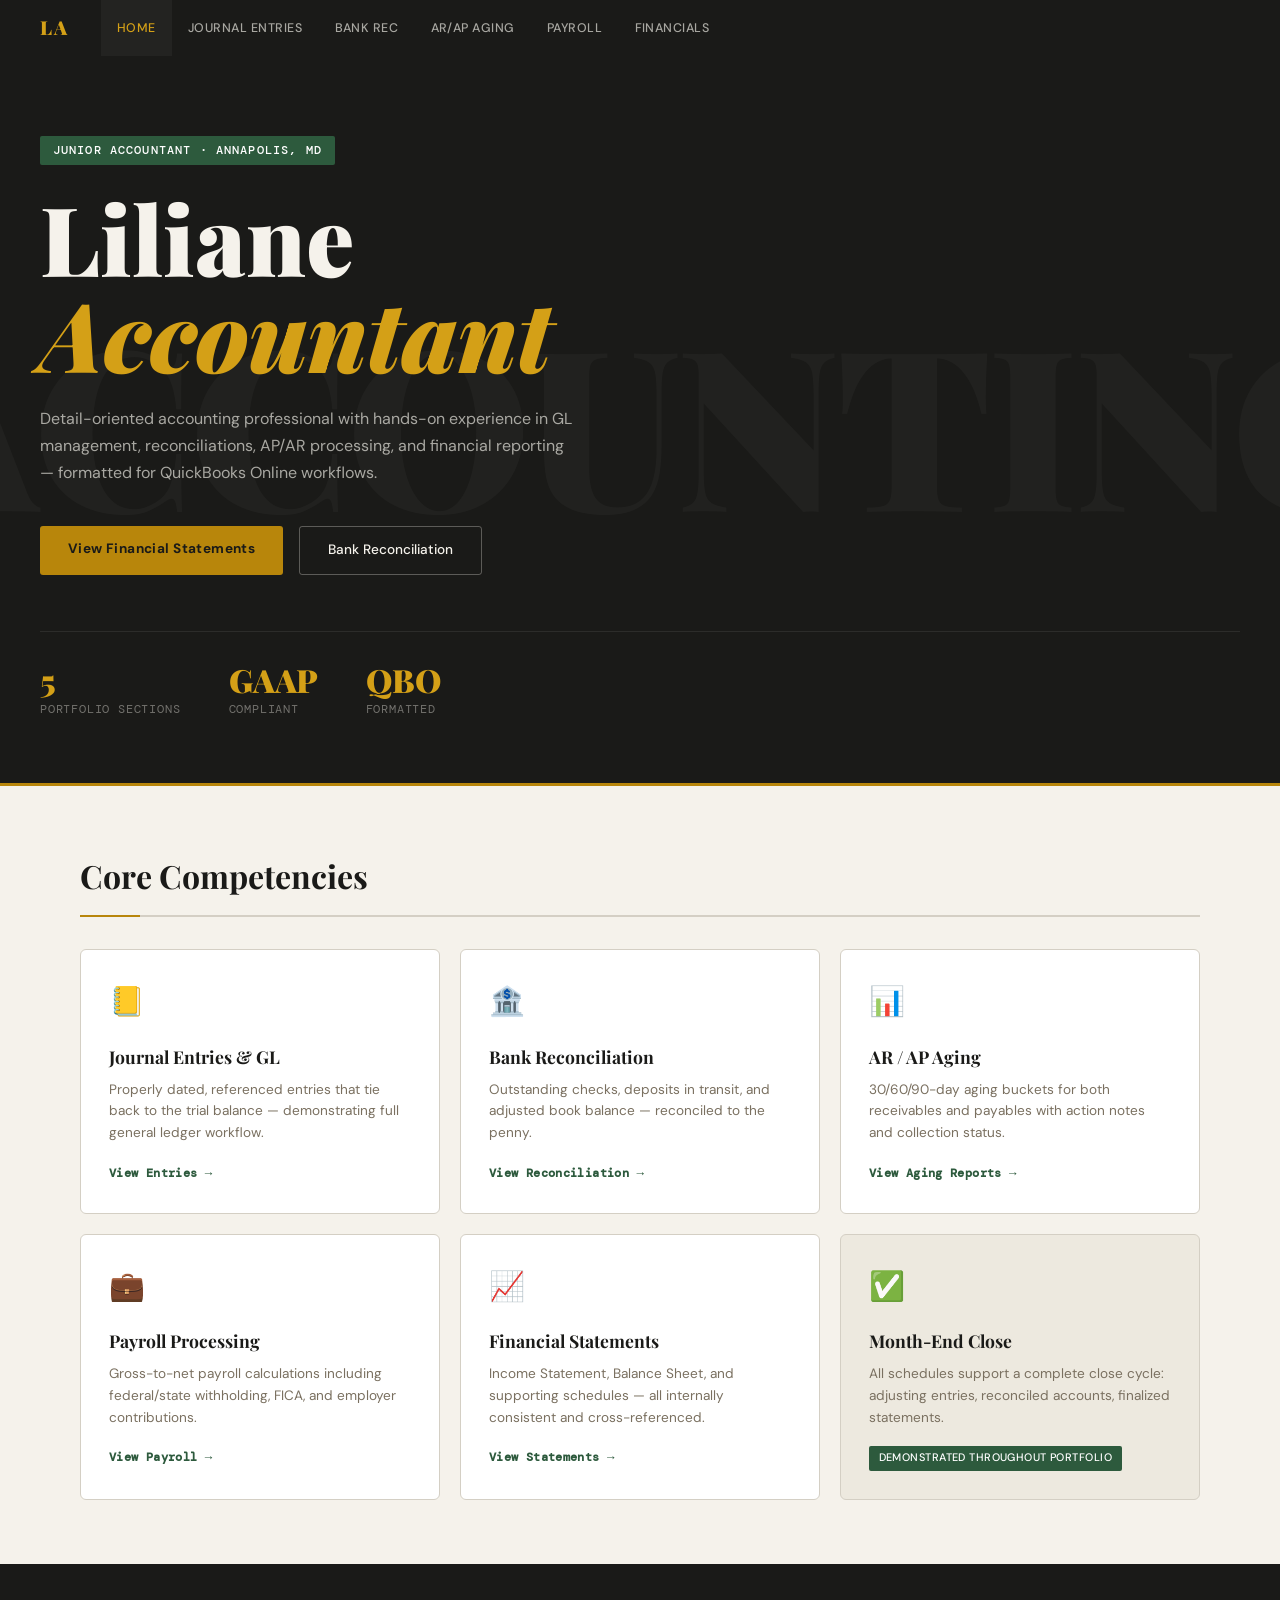
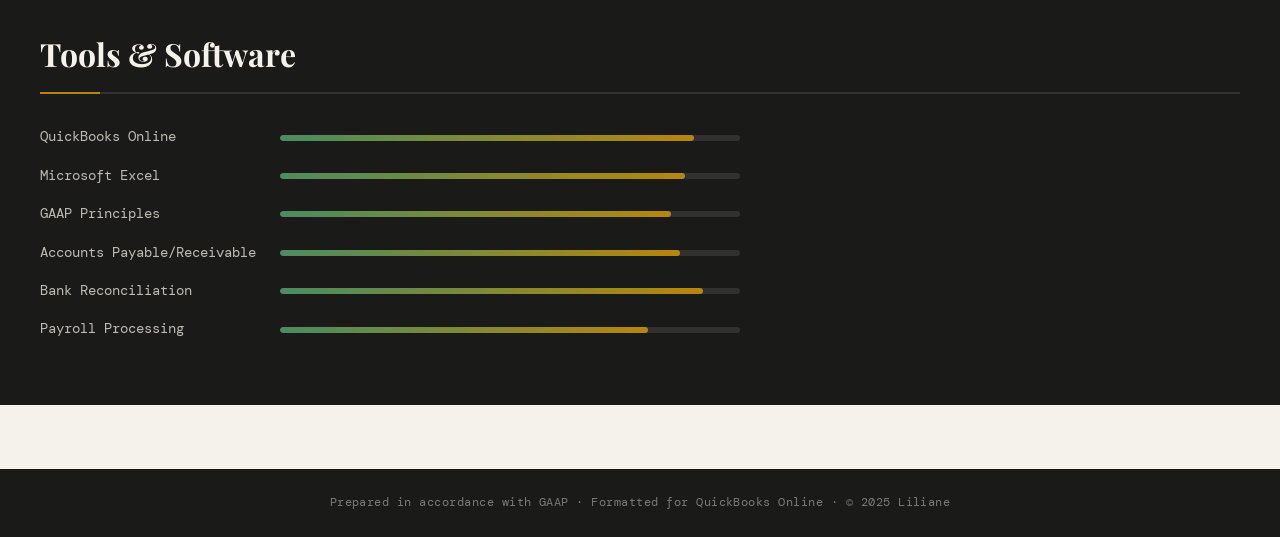
<file: index.html>
<!DOCTYPE html>
<html lang="en">
<head>
  <meta charset="UTF-8" />
  <meta name="viewport" content="width=device-width, initial-scale=1.0"/>
  <title>Liliane — Junior Accountant Portfolio</title>
  <link rel="stylesheet" href="css/global.css"/>
  <link rel="stylesheet" href="css/home.css"/>
  <link rel="preconnect" href="https://fonts.googleapis.com">
  <link href="https://fonts.googleapis.com/css2?family=Playfair+Display:wght@400;700;900&family=DM+Mono:wght@300;400;500&family=DM+Sans:wght@300;400;500&display=swap" rel="stylesheet">
</head>
<body>
  <nav class="nav">
    <div class="nav-logo">LA</div>
    <ul class="nav-links">
      <li><a href="index.html" class="active">Home</a></li>
      <li><a href="pages/journal-entries.html">Journal Entries</a></li>
      <li><a href="pages/bank-reconciliation.html">Bank Rec</a></li>
      <li><a href="pages/ar-ap-aging.html">AR/AP Aging</a></li>
      <li><a href="pages/payroll.html">Payroll</a></li>
      <li><a href="pages/financial-statements.html">Financials</a></li>
    </ul>
    <button class="nav-toggle" onclick="toggleNav()">☰</button>
  </nav>

  <header class="hero">
    <div class="hero-bg-text">ACCOUNTING</div>
    <div class="hero-content">
      <span class="hero-tag">Junior Accountant · Annapolis, MD</span>
      <h1 class="hero-name">Liliane<br/><em>Accountant</em></h1>
      <p class="hero-sub">Detail-oriented accounting professional with hands-on experience in GL management, reconciliations, AP/AR processing, and financial reporting — formatted for QuickBooks Online workflows.</p>
      <div class="hero-cta">
        <a href="pages/financial-statements.html" class="btn-primary">View Financial Statements</a>
        <a href="pages/bank-reconciliation.html" class="btn-outline">Bank Reconciliation</a>
      </div>
    </div>
    <div class="hero-stats">
      <div class="stat"><span class="stat-num">5</span><span class="stat-label">Portfolio Sections</span></div>
      <div class="stat"><span class="stat-num">GAAP</span><span class="stat-label">Compliant</span></div>
      <div class="stat"><span class="stat-num">QBO</span><span class="stat-label">Formatted</span></div>
    </div>
  </header>

  <section class="skills-section">
    <h2 class="section-title">Core Competencies</h2>
    <div class="skills-grid">
      <div class="skill-card" onclick="location.href='pages/journal-entries.html'">
        <div class="skill-icon">📒</div>
        <h3>Journal Entries & GL</h3>
        <p>Properly dated, referenced entries that tie back to the trial balance — demonstrating full general ledger workflow.</p>
        <span class="skill-link">View Entries →</span>
      </div>
      <div class="skill-card" onclick="location.href='pages/bank-reconciliation.html'">
        <div class="skill-icon">🏦</div>
        <h3>Bank Reconciliation</h3>
        <p>Outstanding checks, deposits in transit, and adjusted book balance — reconciled to the penny.</p>
        <span class="skill-link">View Reconciliation →</span>
      </div>
      <div class="skill-card" onclick="location.href='pages/ar-ap-aging.html'">
        <div class="skill-icon">📊</div>
        <h3>AR / AP Aging</h3>
        <p>30/60/90-day aging buckets for both receivables and payables with action notes and collection status.</p>
        <span class="skill-link">View Aging Reports →</span>
      </div>
      <div class="skill-card" onclick="location.href='pages/payroll.html'">
        <div class="skill-icon">💼</div>
        <h3>Payroll Processing</h3>
        <p>Gross-to-net payroll calculations including federal/state withholding, FICA, and employer contributions.</p>
        <span class="skill-link">View Payroll →</span>
      </div>
      <div class="skill-card" onclick="location.href='pages/financial-statements.html'">
        <div class="skill-icon">📈</div>
        <h3>Financial Statements</h3>
        <p>Income Statement, Balance Sheet, and supporting schedules — all internally consistent and cross-referenced.</p>
        <span class="skill-link">View Statements →</span>
      </div>
      <div class="skill-card highlight-card">
        <div class="skill-icon">✅</div>
        <h3>Month-End Close</h3>
        <p>All schedules support a complete close cycle: adjusting entries, reconciled accounts, finalized statements.</p>
        <span class="skill-tag">Demonstrated throughout portfolio</span>
      </div>
    </div>
  </section>

  <section class="tools-section">
    <h2 class="section-title">Tools & Software</h2>
    <div class="tools-row">
      <div class="tool"><span>QuickBooks Online</span><div class="tool-bar"><div class="tool-fill" style="width:90%"></div></div></div>
      <div class="tool"><span>Microsoft Excel</span><div class="tool-bar"><div class="tool-fill" style="width:88%"></div></div></div>
      <div class="tool"><span>GAAP Principles</span><div class="tool-bar"><div class="tool-fill" style="width:85%"></div></div></div>
      <div class="tool"><span>Accounts Payable/Receivable</span><div class="tool-bar"><div class="tool-fill" style="width:87%"></div></div></div>
      <div class="tool"><span>Bank Reconciliation</span><div class="tool-bar"><div class="tool-fill" style="width:92%"></div></div></div>
      <div class="tool"><span>Payroll Processing</span><div class="tool-bar"><div class="tool-fill" style="width:80%"></div></div></div>
    </div>
  </section>

  <footer class="footer">
    <p>Prepared in accordance with GAAP · Formatted for QuickBooks Online · © 2025 Liliane</p>
  </footer>

  <script src="js/nav.js"></script>
</body>
</html>
</file>
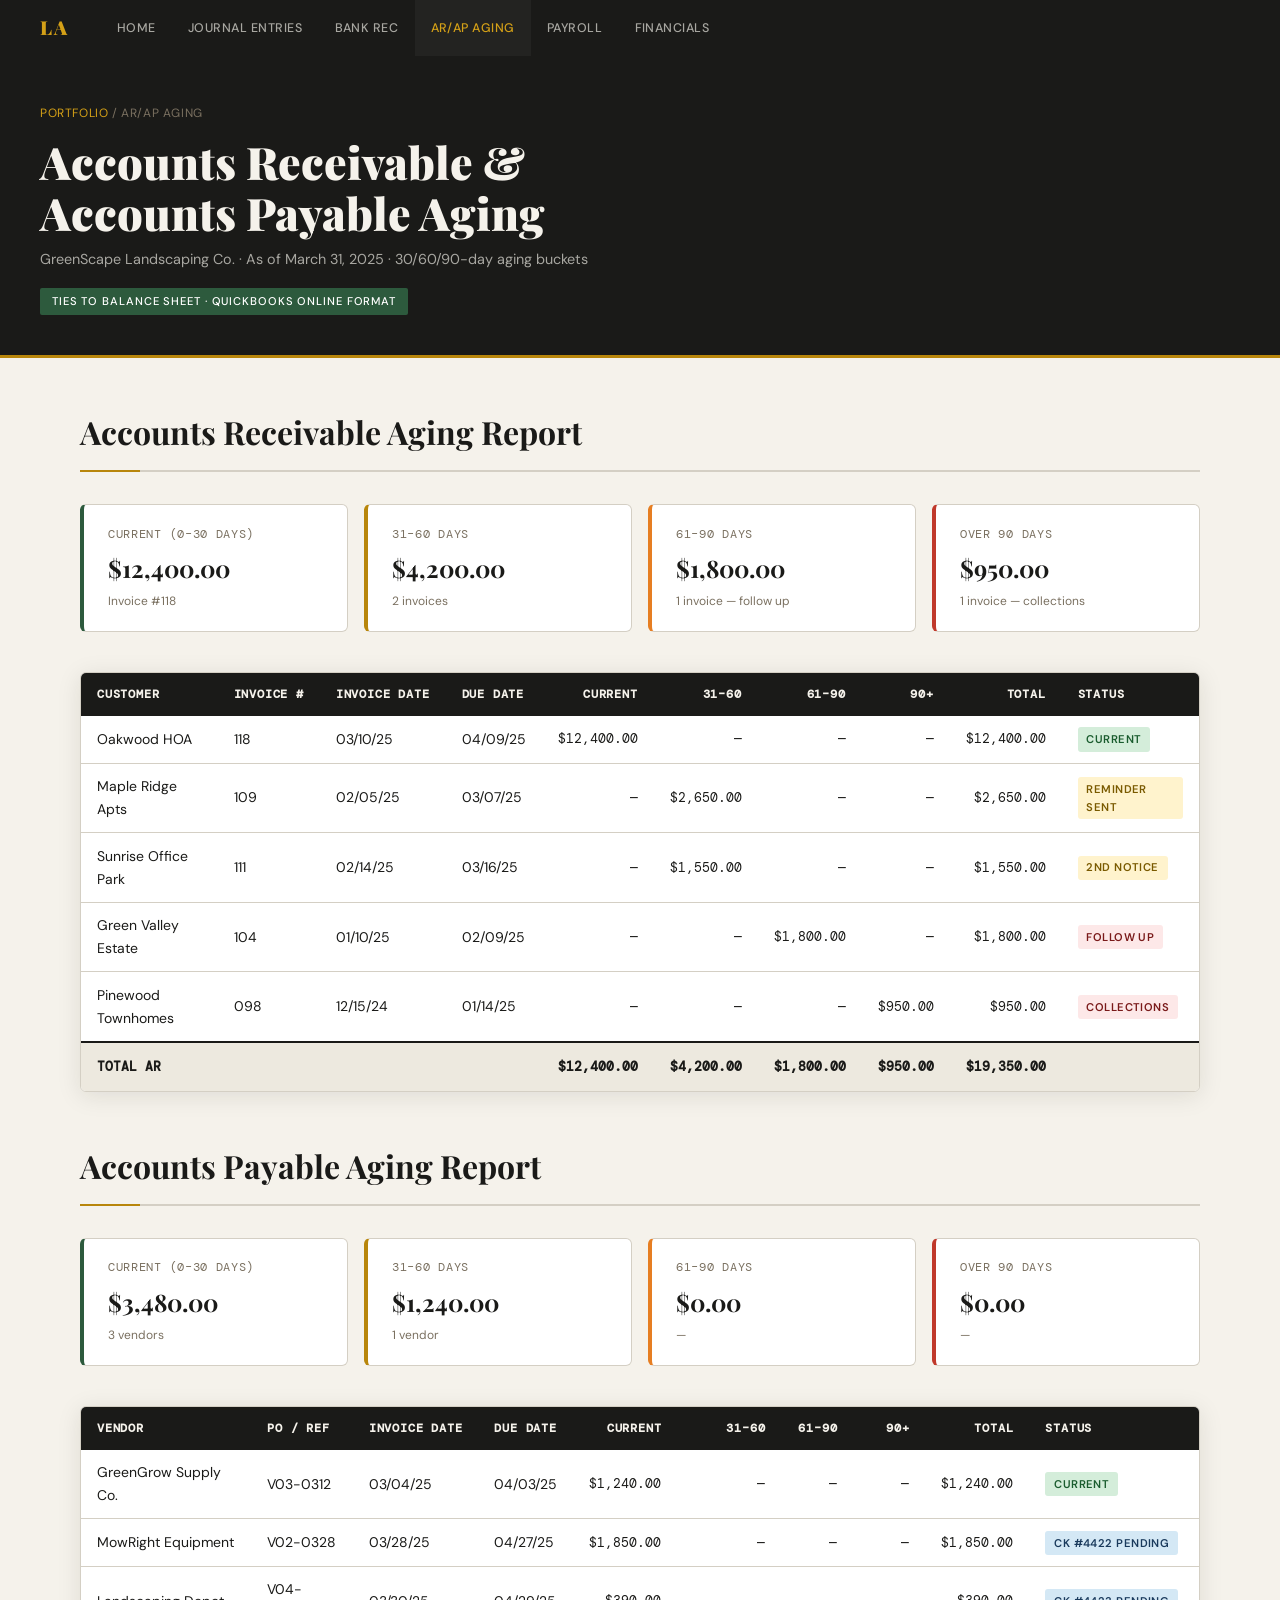
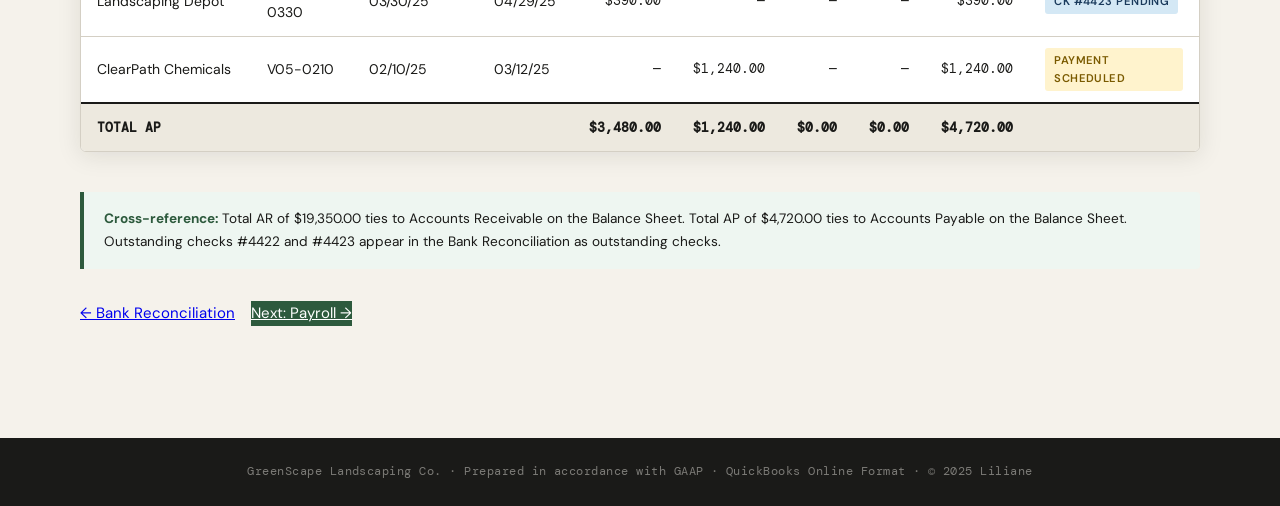
<file: pages/ar-ap-aging.html>
<!DOCTYPE html>
<html lang="en">
<head>
  <meta charset="UTF-8"/>
  <meta name="viewport" content="width=device-width, initial-scale=1.0"/>
  <title>AR/AP Aging — Liliane Accountant Portfolio</title>
  <link rel="stylesheet" href="../css/global.css"/>
  <link rel="preconnect" href="https://fonts.googleapis.com">
  <link href="https://fonts.googleapis.com/css2?family=Playfair+Display:wght@400;700;900&family=DM+Mono:wght@300;400;500&family=DM+Sans:wght@300;400;500&display=swap" rel="stylesheet">
</head>
<body>
  <nav class="nav">
    <div class="nav-logo">LA</div>
    <ul class="nav-links">
      <li><a href="../index.html">Home</a></li>
      <li><a href="journal-entries.html">Journal Entries</a></li>
      <li><a href="bank-reconciliation.html">Bank Rec</a></li>
      <li><a href="ar-ap-aging.html" class="active">AR/AP Aging</a></li>
      <li><a href="payroll.html">Payroll</a></li>
      <li><a href="financial-statements.html">Financials</a></li>
    </ul>
    <button class="nav-toggle" onclick="toggleNav()">☰</button>
  </nav>

  <div class="page-header">
    <div class="breadcrumb"><a href="../index.html">Portfolio</a> / AR/AP Aging</div>
    <h1>Accounts Receivable &<br/>Accounts Payable Aging</h1>
    <p>GreenScape Landscaping Co. · As of March 31, 2025 · 30/60/90-day aging buckets</p>
    <span class="gaap-badge">Ties to Balance Sheet · QuickBooks Online Format</span>
  </div>

  <div class="main-content">

    <!-- AR SECTION -->
    <h2 class="section-title">Accounts Receivable Aging Report</h2>

    <div class="summary-row">
      <div class="summary-box green"><div class="label">Current (0–30 days)</div><div class="value">$12,400.00</div><div class="sub">Invoice #118</div></div>
      <div class="summary-box"><div class="label">31–60 Days</div><div class="value">$4,200.00</div><div class="sub">2 invoices</div></div>
      <div class="summary-box" style="border-left-color:#e67e22;"><div class="label">61–90 Days</div><div class="value">$1,800.00</div><div class="sub">1 invoice — follow up</div></div>
      <div class="summary-box red"><div class="label">Over 90 Days</div><div class="value">$950.00</div><div class="sub">1 invoice — collections</div></div>
    </div>

    <div class="table-wrap">
      <table>
        <thead>
          <tr>
            <th>Customer</th>
            <th>Invoice #</th>
            <th>Invoice Date</th>
            <th>Due Date</th>
            <th class="num">Current</th>
            <th class="num">31–60</th>
            <th class="num">61–90</th>
            <th class="num">90+</th>
            <th class="num">Total</th>
            <th>Status</th>
          </tr>
        </thead>
        <tbody>
          <tr>
            <td>Oakwood HOA</td><td>118</td><td>03/10/25</td><td>04/09/25</td>
            <td class="num">$12,400.00</td><td class="num">—</td><td class="num">—</td><td class="num">—</td>
            <td class="num">$12,400.00</td><td><span class="badge badge-green">Current</span></td>
          </tr>
          <tr>
            <td>Maple Ridge Apts</td><td>109</td><td>02/05/25</td><td>03/07/25</td>
            <td class="num">—</td><td class="num">$2,650.00</td><td class="num">—</td><td class="num">—</td>
            <td class="num">$2,650.00</td><td><span class="badge badge-yellow">Reminder Sent</span></td>
          </tr>
          <tr>
            <td>Sunrise Office Park</td><td>111</td><td>02/14/25</td><td>03/16/25</td>
            <td class="num">—</td><td class="num">$1,550.00</td><td class="num">—</td><td class="num">—</td>
            <td class="num">$1,550.00</td><td><span class="badge badge-yellow">2nd Notice</span></td>
          </tr>
          <tr>
            <td>Green Valley Estate</td><td>104</td><td>01/10/25</td><td>02/09/25</td>
            <td class="num">—</td><td class="num">—</td><td class="num">$1,800.00</td><td class="num">—</td>
            <td class="num">$1,800.00</td><td><span class="badge badge-red">Follow Up</span></td>
          </tr>
          <tr>
            <td>Pinewood Townhomes</td><td>098</td><td>12/15/24</td><td>01/14/25</td>
            <td class="num">—</td><td class="num">—</td><td class="num">—</td><td class="num">$950.00</td>
            <td class="num">$950.00</td><td><span class="badge badge-red">Collections</span></td>
          </tr>
        </tbody>
        <tfoot>
          <tr>
            <td colspan="4"><strong>TOTAL AR</strong></td>
            <td class="num"><strong>$12,400.00</strong></td>
            <td class="num"><strong>$4,200.00</strong></td>
            <td class="num"><strong>$1,800.00</strong></td>
            <td class="num"><strong>$950.00</strong></td>
            <td class="num"><strong>$19,350.00</strong></td>
            <td></td>
          </tr>
        </tfoot>
      </table>
    </div>

    <!-- AP SECTION -->
    <h2 class="section-title" style="margin-top:3rem;">Accounts Payable Aging Report</h2>

    <div class="summary-row">
      <div class="summary-box green"><div class="label">Current (0–30 days)</div><div class="value">$3,480.00</div><div class="sub">3 vendors</div></div>
      <div class="summary-box"><div class="label">31–60 Days</div><div class="value">$1,240.00</div><div class="sub">1 vendor</div></div>
      <div class="summary-box" style="border-left-color:#e67e22;"><div class="label">61–90 Days</div><div class="value">$0.00</div><div class="sub">—</div></div>
      <div class="summary-box red"><div class="label">Over 90 Days</div><div class="value">$0.00</div><div class="sub">—</div></div>
    </div>

    <div class="table-wrap">
      <table>
        <thead>
          <tr>
            <th>Vendor</th>
            <th>PO / Ref</th>
            <th>Invoice Date</th>
            <th>Due Date</th>
            <th class="num">Current</th>
            <th class="num">31–60</th>
            <th class="num">61–90</th>
            <th class="num">90+</th>
            <th class="num">Total</th>
            <th>Status</th>
          </tr>
        </thead>
        <tbody>
          <tr>
            <td>GreenGrow Supply Co.</td><td>V03-0312</td><td>03/04/25</td><td>04/03/25</td>
            <td class="num">$1,240.00</td><td class="num">—</td><td class="num">—</td><td class="num">—</td>
            <td class="num">$1,240.00</td><td><span class="badge badge-green">Current</span></td>
          </tr>
          <tr>
            <td>MowRight Equipment</td><td>V02-0328</td><td>03/28/25</td><td>04/27/25</td>
            <td class="num">$1,850.00</td><td class="num">—</td><td class="num">—</td><td class="num">—</td>
            <td class="num">$1,850.00</td><td><span class="badge badge-blue">Ck #4422 Pending</span></td>
          </tr>
          <tr>
            <td>Landscaping Depot</td><td>V04-0330</td><td>03/30/25</td><td>04/29/25</td>
            <td class="num">$390.00</td><td class="num">—</td><td class="num">—</td><td class="num">—</td>
            <td class="num">$390.00</td><td><span class="badge badge-blue">Ck #4423 Pending</span></td>
          </tr>
          <tr>
            <td>ClearPath Chemicals</td><td>V05-0210</td><td>02/10/25</td><td>03/12/25</td>
            <td class="num">—</td><td class="num">$1,240.00</td><td class="num">—</td><td class="num">—</td>
            <td class="num">$1,240.00</td><td><span class="badge badge-yellow">Payment Scheduled</span></td>
          </tr>
        </tbody>
        <tfoot>
          <tr>
            <td colspan="4"><strong>TOTAL AP</strong></td>
            <td class="num"><strong>$3,480.00</strong></td>
            <td class="num"><strong>$1,240.00</strong></td>
            <td class="num"><strong>$0.00</strong></td>
            <td class="num"><strong>$0.00</strong></td>
            <td class="num"><strong>$4,720.00</strong></td>
            <td></td>
          </tr>
        </tfoot>
      </table>
    </div>

    <div class="note-box">
      <strong>Cross-reference:</strong> Total AR of $19,350.00 ties to Accounts Receivable on the Balance Sheet. Total AP of $4,720.00 ties to Accounts Payable on the Balance Sheet. Outstanding checks #4422 and #4423 appear in the Bank Reconciliation as outstanding checks.
    </div>

    <div style="display:flex; gap:1rem; flex-wrap:wrap; margin-top:2rem;">
      <a href="bank-reconciliation.html" class="btn-outline" style="display:inline-block;">← Bank Reconciliation</a>
      <a href="payroll.html" class="btn-primary" style="display:inline-block; background:var(--accent); color:#fff;">Next: Payroll →</a>
    </div>
  </div>

  <footer class="footer">
    <p>GreenScape Landscaping Co. · Prepared in accordance with GAAP · QuickBooks Online Format · © 2025 Liliane</p>
  </footer>
  <script src="../js/nav.js"></script>
</body>
</html>
</file>
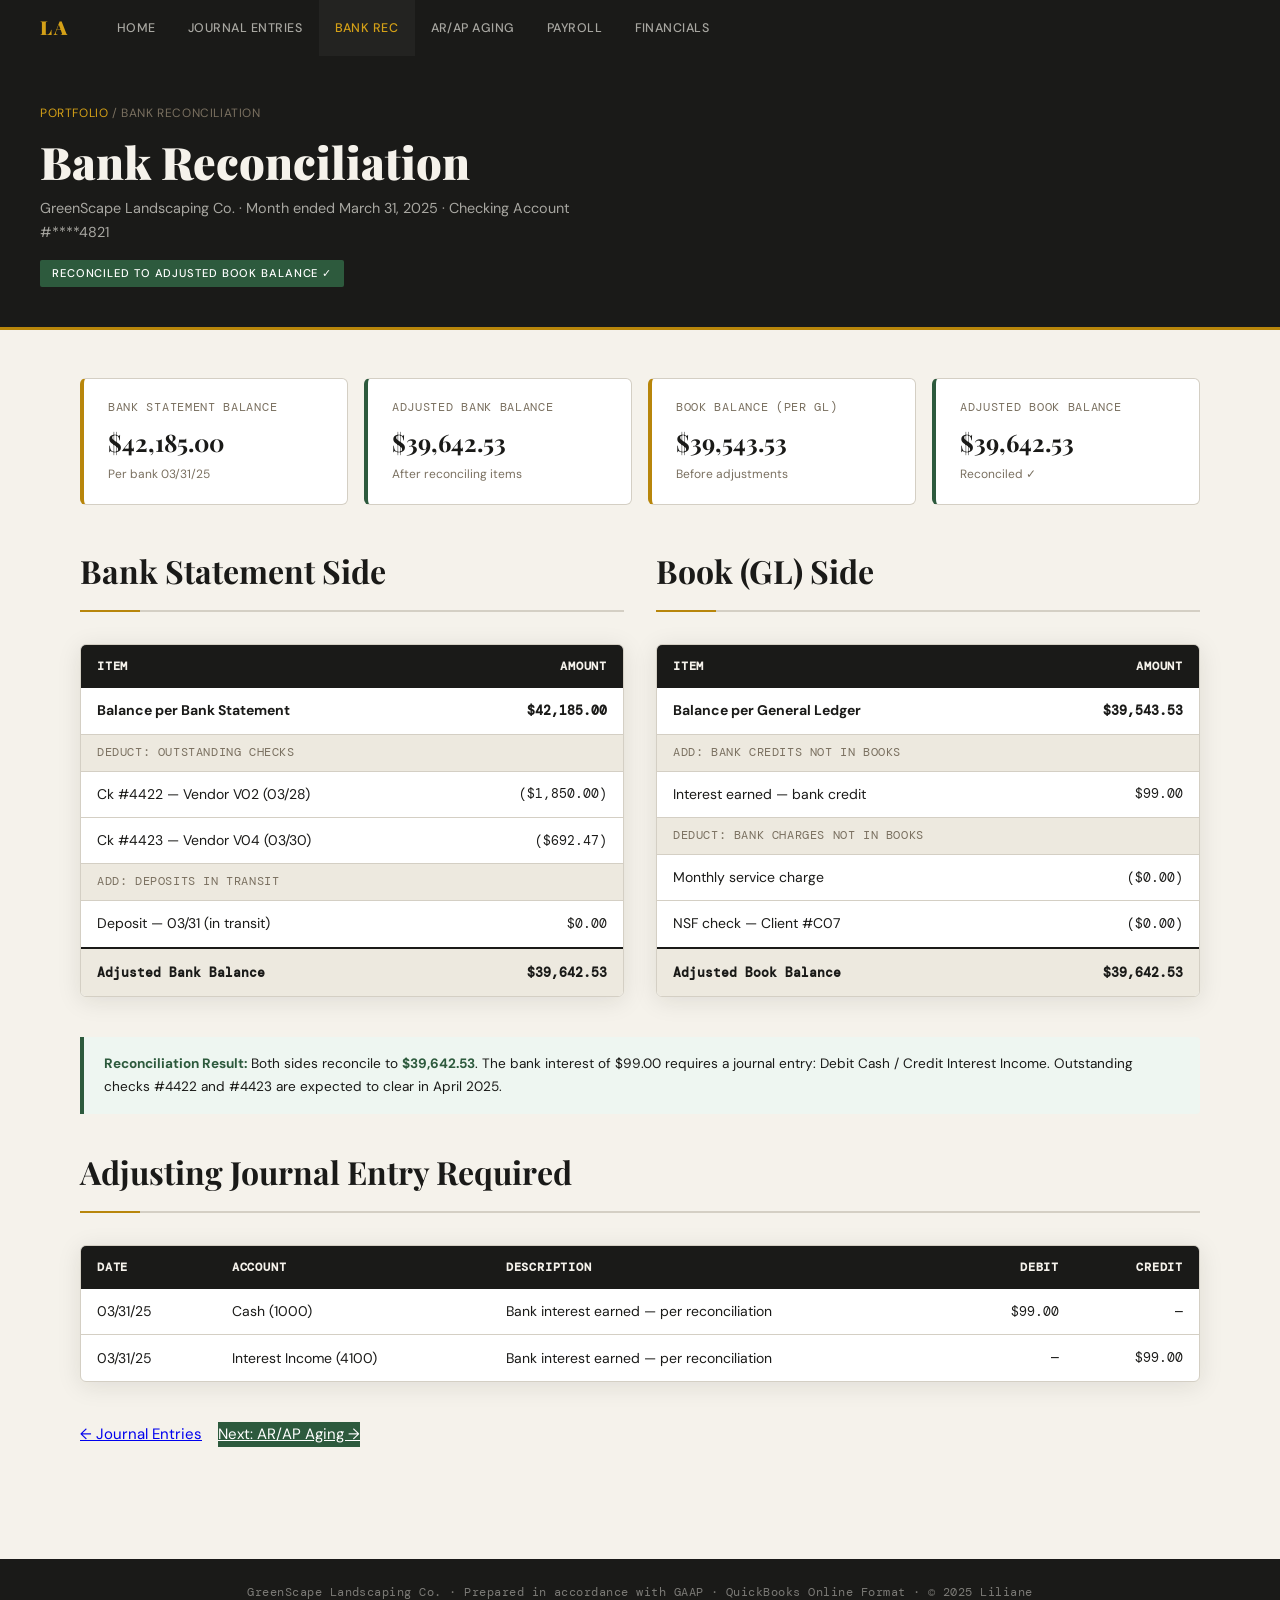
<file: pages/bank-reconciliation.html>
<!DOCTYPE html>
<html lang="en">
<head>
  <meta charset="UTF-8"/>
  <meta name="viewport" content="width=device-width, initial-scale=1.0"/>
  <title>Bank Reconciliation — Liliane Accountant Portfolio</title>
  <link rel="stylesheet" href="../css/global.css"/>
  <link rel="preconnect" href="https://fonts.googleapis.com">
  <link href="https://fonts.googleapis.com/css2?family=Playfair+Display:wght@400;700;900&family=DM+Mono:wght@300;400;500&family=DM+Sans:wght@300;400;500&display=swap" rel="stylesheet">
</head>
<body>
  <nav class="nav">
    <div class="nav-logo">LA</div>
    <ul class="nav-links">
      <li><a href="../index.html">Home</a></li>
      <li><a href="journal-entries.html">Journal Entries</a></li>
      <li><a href="bank-reconciliation.html" class="active">Bank Rec</a></li>
      <li><a href="ar-ap-aging.html">AR/AP Aging</a></li>
      <li><a href="payroll.html">Payroll</a></li>
      <li><a href="financial-statements.html">Financials</a></li>
    </ul>
    <button class="nav-toggle" onclick="toggleNav()">☰</button>
  </nav>

  <div class="page-header">
    <div class="breadcrumb"><a href="../index.html">Portfolio</a> / Bank Reconciliation</div>
    <h1>Bank Reconciliation</h1>
    <p>GreenScape Landscaping Co. · Month ended March 31, 2025 · Checking Account #****4821</p>
    <span class="gaap-badge">Reconciled to Adjusted Book Balance ✓</span>
  </div>

  <div class="main-content">
    <div class="summary-row">
      <div class="summary-box"><div class="label">Bank Statement Balance</div><div class="value">$42,185.00</div><div class="sub">Per bank 03/31/25</div></div>
      <div class="summary-box green"><div class="label">Adjusted Bank Balance</div><div class="value">$39,642.53</div><div class="sub">After reconciling items</div></div>
      <div class="summary-box"><div class="label">Book Balance (per GL)</div><div class="value">$39,543.53</div><div class="sub">Before adjustments</div></div>
      <div class="summary-box green"><div class="label">Adjusted Book Balance</div><div class="value">$39,642.53</div><div class="sub">Reconciled ✓</div></div>
    </div>

    <div style="display: grid; grid-template-columns: 1fr 1fr; gap: 2rem; flex-wrap: wrap;">
      <!-- BANK SIDE -->
      <div>
        <h2 class="section-title">Bank Statement Side</h2>
        <div class="table-wrap">
          <table>
            <thead>
              <tr><th>Item</th><th class="num">Amount</th></tr>
            </thead>
            <tbody>
              <tr><td><strong>Balance per Bank Statement</strong></td><td class="num"><strong>$42,185.00</strong></td></tr>
              <tr><td colspan="2" style="background:var(--cream); font-size:0.75rem; color:var(--muted); padding:0.5rem 1rem; font-family:var(--font-mono); letter-spacing:0.05em; text-transform:uppercase;">Deduct: Outstanding Checks</td></tr>
              <tr><td>Ck #4422 — Vendor V02 (03/28)</td><td class="num">($1,850.00)</td></tr>
              <tr><td>Ck #4423 — Vendor V04 (03/30)</td><td class="num">($692.47)</td></tr>
              <tr><td colspan="2" style="background:var(--cream); font-size:0.75rem; color:var(--muted); padding:0.5rem 1rem; font-family:var(--font-mono); letter-spacing:0.05em; text-transform:uppercase;">Add: Deposits in Transit</td></tr>
              <tr><td>Deposit — 03/31 (in transit)</td><td class="num">$0.00</td></tr>
            </tbody>
            <tfoot>
              <tr><td><strong>Adjusted Bank Balance</strong></td><td class="num"><strong>$39,642.53</strong></td></tr>
            </tfoot>
          </table>
        </div>
      </div>

      <!-- BOOK SIDE -->
      <div>
        <h2 class="section-title">Book (GL) Side</h2>
        <div class="table-wrap">
          <table>
            <thead>
              <tr><th>Item</th><th class="num">Amount</th></tr>
            </thead>
            <tbody>
              <tr><td><strong>Balance per General Ledger</strong></td><td class="num"><strong>$39,543.53</strong></td></tr>
              <tr><td colspan="2" style="background:var(--cream); font-size:0.75rem; color:var(--muted); padding:0.5rem 1rem; font-family:var(--font-mono); letter-spacing:0.05em; text-transform:uppercase;">Add: Bank Credits Not in Books</td></tr>
              <tr><td>Interest earned — bank credit</td><td class="num">$99.00</td></tr>
              <tr><td colspan="2" style="background:var(--cream); font-size:0.75rem; color:var(--muted); padding:0.5rem 1rem; font-family:var(--font-mono); letter-spacing:0.05em; text-transform:uppercase;">Deduct: Bank Charges Not in Books</td></tr>
              <tr><td>Monthly service charge</td><td class="num">($0.00)</td></tr>
              <tr><td>NSF check — Client #C07</td><td class="num">($0.00)</td></tr>
            </tbody>
            <tfoot>
              <tr><td><strong>Adjusted Book Balance</strong></td><td class="num"><strong>$39,642.53</strong></td></tr>
            </tfoot>
          </table>
        </div>
      </div>
    </div>

    <div class="note-box">
      <strong>Reconciliation Result:</strong> Both sides reconcile to <strong>$39,642.53</strong>. The bank interest of $99.00 requires a journal entry: Debit Cash / Credit Interest Income. Outstanding checks #4422 and #4423 are expected to clear in April 2025.
    </div>

    <h2 class="section-title">Adjusting Journal Entry Required</h2>
    <div class="table-wrap">
      <table>
        <thead>
          <tr><th>Date</th><th>Account</th><th>Description</th><th class="num">Debit</th><th class="num">Credit</th></tr>
        </thead>
        <tbody>
          <tr><td>03/31/25</td><td>Cash (1000)</td><td>Bank interest earned — per reconciliation</td><td class="num">$99.00</td><td class="num">—</td></tr>
          <tr><td>03/31/25</td><td>Interest Income (4100)</td><td>Bank interest earned — per reconciliation</td><td class="num">—</td><td class="num">$99.00</td></tr>
        </tbody>
      </table>
    </div>

    <div style="display:flex; gap:1rem; flex-wrap:wrap; margin-top:2rem;">
      <a href="journal-entries.html" class="btn-outline" style="display:inline-block;">← Journal Entries</a>
      <a href="ar-ap-aging.html" class="btn-primary" style="display:inline-block; background:var(--accent); color:#fff;">Next: AR/AP Aging →</a>
    </div>
  </div>

  <footer class="footer">
    <p>GreenScape Landscaping Co. · Prepared in accordance with GAAP · QuickBooks Online Format · © 2025 Liliane</p>
  </footer>
  <script src="../js/nav.js"></script>
</body>
</html>
</file>
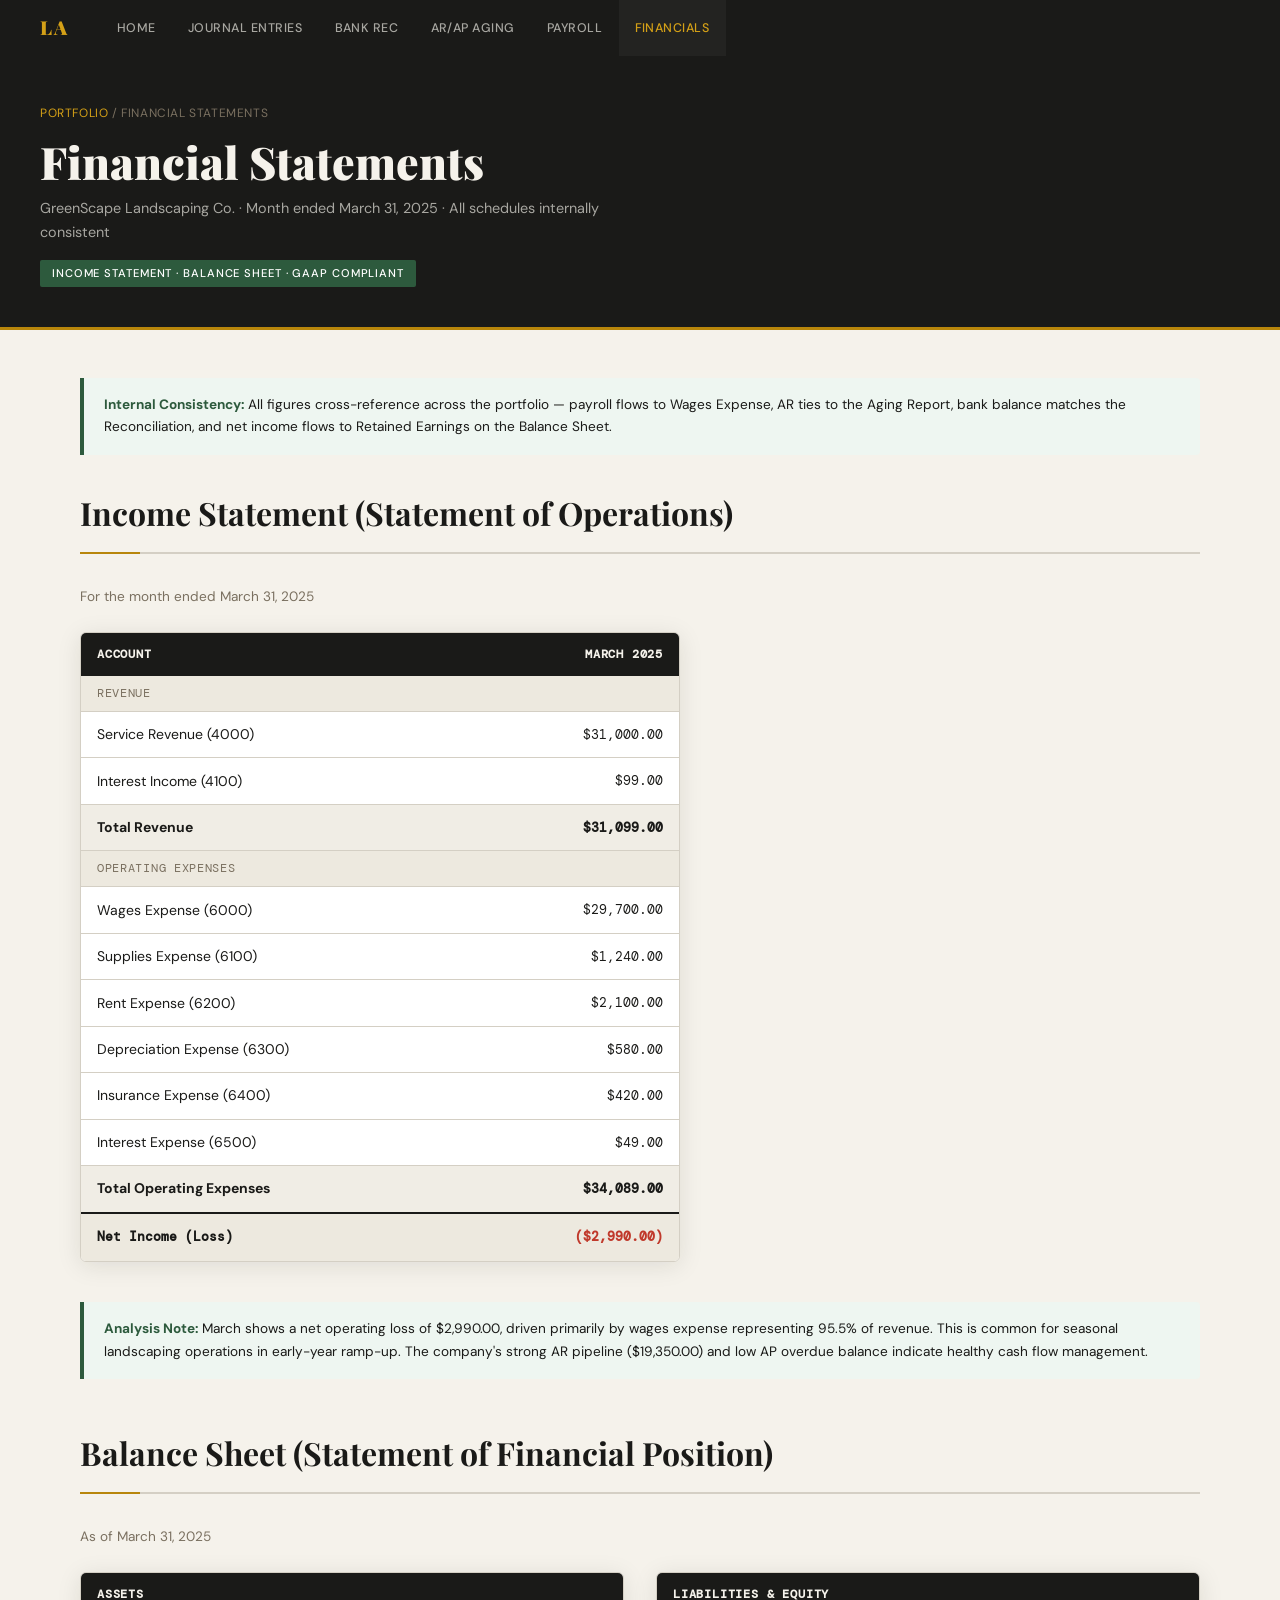
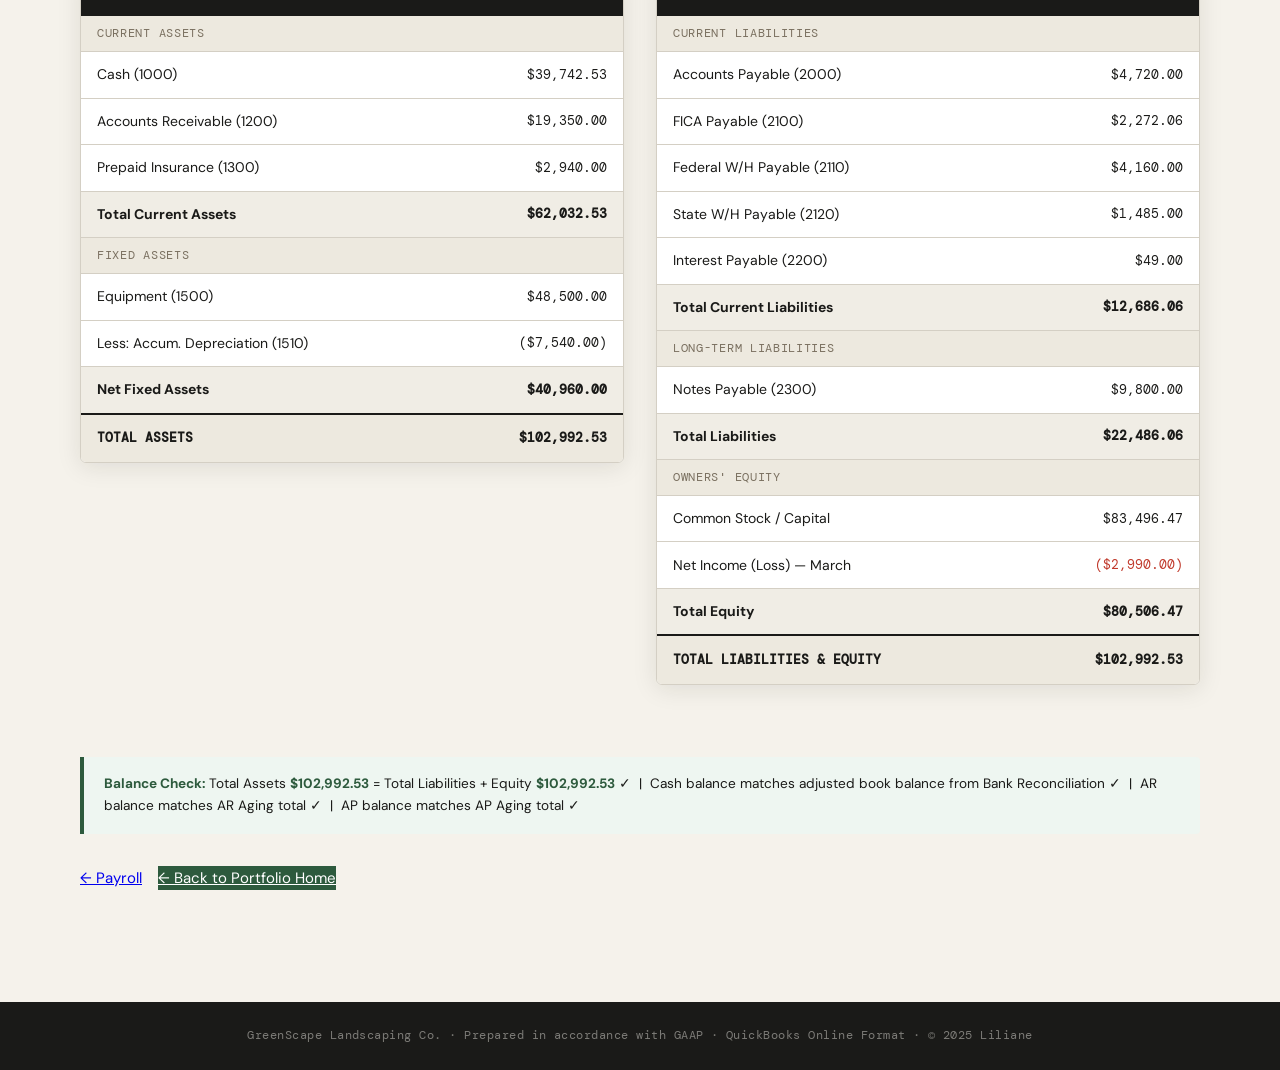
<file: pages/financial-statements.html>
<!DOCTYPE html>
<html lang="en">
<head>
  <meta charset="UTF-8"/>
  <meta name="viewport" content="width=device-width, initial-scale=1.0"/>
  <title>Financial Statements — Liliane Accountant Portfolio</title>
  <link rel="stylesheet" href="../css/global.css"/>
  <link rel="preconnect" href="https://fonts.googleapis.com">
  <link href="https://fonts.googleapis.com/css2?family=Playfair+Display:wght@400;700;900&family=DM+Mono:wght@300;400;500&family=DM+Sans:wght@300;400;500&display=swap" rel="stylesheet">
</head>
<body>
  <nav class="nav">
    <div class="nav-logo">LA</div>
    <ul class="nav-links">
      <li><a href="../index.html">Home</a></li>
      <li><a href="journal-entries.html">Journal Entries</a></li>
      <li><a href="bank-reconciliation.html">Bank Rec</a></li>
      <li><a href="ar-ap-aging.html">AR/AP Aging</a></li>
      <li><a href="payroll.html">Payroll</a></li>
      <li><a href="financial-statements.html" class="active">Financials</a></li>
    </ul>
    <button class="nav-toggle" onclick="toggleNav()">☰</button>
  </nav>

  <div class="page-header">
    <div class="breadcrumb"><a href="../index.html">Portfolio</a> / Financial Statements</div>
    <h1>Financial Statements</h1>
    <p>GreenScape Landscaping Co. · Month ended March 31, 2025 · All schedules internally consistent</p>
    <span class="gaap-badge">Income Statement · Balance Sheet · GAAP Compliant</span>
  </div>

  <div class="main-content">
    <div class="note-box">
      <strong>Internal Consistency:</strong> All figures cross-reference across the portfolio — payroll flows to Wages Expense, AR ties to the Aging Report, bank balance matches the Reconciliation, and net income flows to Retained Earnings on the Balance Sheet.
    </div>

    <!-- INCOME STATEMENT -->
    <h2 class="section-title">Income Statement (Statement of Operations)</h2>
    <p style="font-size:0.85rem; color:var(--muted); margin-bottom:1.5rem;">For the month ended March 31, 2025</p>

    <div class="table-wrap" style="max-width:600px;">
      <table>
        <thead>
          <tr><th>Account</th><th class="num">March 2025</th></tr>
        </thead>
        <tbody>
          <tr><td colspan="2" style="background:var(--cream); font-size:0.72rem; color:var(--muted); padding:0.5rem 1rem; font-family:var(--font-mono); letter-spacing:0.06em; text-transform:uppercase;">Revenue</td></tr>
          <tr><td>Service Revenue (4000)</td><td class="num">$31,000.00</td></tr>
          <tr><td>Interest Income (4100)</td><td class="num">$99.00</td></tr>
          <tr class="subtotal-row"><td><strong>Total Revenue</strong></td><td class="num"><strong>$31,099.00</strong></td></tr>

          <tr><td colspan="2" style="background:var(--cream); font-size:0.72rem; color:var(--muted); padding:0.5rem 1rem; font-family:var(--font-mono); letter-spacing:0.06em; text-transform:uppercase;">Operating Expenses</td></tr>
          <tr><td>Wages Expense (6000)</td><td class="num">$29,700.00</td></tr>
          <tr><td>Supplies Expense (6100)</td><td class="num">$1,240.00</td></tr>
          <tr><td>Rent Expense (6200)</td><td class="num">$2,100.00</td></tr>
          <tr><td>Depreciation Expense (6300)</td><td class="num">$580.00</td></tr>
          <tr><td>Insurance Expense (6400)</td><td class="num">$420.00</td></tr>
          <tr><td>Interest Expense (6500)</td><td class="num">$49.00</td></tr>
          <tr class="subtotal-row"><td><strong>Total Operating Expenses</strong></td><td class="num"><strong>$34,089.00</strong></td></tr>
        </tbody>
        <tfoot>
          <tr>
            <td><strong>Net Income (Loss)</strong></td>
            <td class="num" style="color:#c0392b;"><strong>($2,990.00)</strong></td>
          </tr>
        </tfoot>
      </table>
    </div>

    <div class="note-box">
      <strong>Analysis Note:</strong> March shows a net operating loss of $2,990.00, driven primarily by wages expense representing 95.5% of revenue. This is common for seasonal landscaping operations in early-year ramp-up. The company's strong AR pipeline ($19,350.00) and low AP overdue balance indicate healthy cash flow management.
    </div>

    <!-- BALANCE SHEET -->
    <h2 class="section-title" style="margin-top:3rem;">Balance Sheet (Statement of Financial Position)</h2>
    <p style="font-size:0.85rem; color:var(--muted); margin-bottom:1.5rem;">As of March 31, 2025</p>

    <div style="display:grid; grid-template-columns:1fr 1fr; gap:2rem; flex-wrap:wrap;">
      <!-- ASSETS -->
      <div>
        <div class="table-wrap">
          <table>
            <thead><tr><th colspan="2">ASSETS</th></tr></thead>
            <tbody>
              <tr><td colspan="2" style="background:var(--cream); font-size:0.72rem; color:var(--muted); padding:0.5rem 1rem; font-family:var(--font-mono); letter-spacing:0.06em; text-transform:uppercase;">Current Assets</td></tr>
              <tr><td>Cash (1000)</td><td class="num">$39,742.53</td></tr>
              <tr><td>Accounts Receivable (1200)</td><td class="num">$19,350.00</td></tr>
              <tr><td>Prepaid Insurance (1300)</td><td class="num">$2,940.00</td></tr>
              <tr class="subtotal-row"><td><strong>Total Current Assets</strong></td><td class="num"><strong>$62,032.53</strong></td></tr>

              <tr><td colspan="2" style="background:var(--cream); font-size:0.72rem; color:var(--muted); padding:0.5rem 1rem; font-family:var(--font-mono); letter-spacing:0.06em; text-transform:uppercase;">Fixed Assets</td></tr>
              <tr><td>Equipment (1500)</td><td class="num">$48,500.00</td></tr>
              <tr><td>Less: Accum. Depreciation (1510)</td><td class="num">($7,540.00)</td></tr>
              <tr class="subtotal-row"><td><strong>Net Fixed Assets</strong></td><td class="num"><strong>$40,960.00</strong></td></tr>
            </tbody>
            <tfoot>
              <tr><td><strong>TOTAL ASSETS</strong></td><td class="num"><strong>$102,992.53</strong></td></tr>
            </tfoot>
          </table>
        </div>
      </div>

      <!-- LIABILITIES & EQUITY -->
      <div>
        <div class="table-wrap">
          <table>
            <thead><tr><th colspan="2">LIABILITIES & EQUITY</th></tr></thead>
            <tbody>
              <tr><td colspan="2" style="background:var(--cream); font-size:0.72rem; color:var(--muted); padding:0.5rem 1rem; font-family:var(--font-mono); letter-spacing:0.06em; text-transform:uppercase;">Current Liabilities</td></tr>
              <tr><td>Accounts Payable (2000)</td><td class="num">$4,720.00</td></tr>
              <tr><td>FICA Payable (2100)</td><td class="num">$2,272.06</td></tr>
              <tr><td>Federal W/H Payable (2110)</td><td class="num">$4,160.00</td></tr>
              <tr><td>State W/H Payable (2120)</td><td class="num">$1,485.00</td></tr>
              <tr><td>Interest Payable (2200)</td><td class="num">$49.00</td></tr>
              <tr class="subtotal-row"><td><strong>Total Current Liabilities</strong></td><td class="num"><strong>$12,686.06</strong></td></tr>

              <tr><td colspan="2" style="background:var(--cream); font-size:0.72rem; color:var(--muted); padding:0.5rem 1rem; font-family:var(--font-mono); letter-spacing:0.06em; text-transform:uppercase;">Long-Term Liabilities</td></tr>
              <tr><td>Notes Payable (2300)</td><td class="num">$9,800.00</td></tr>
              <tr class="subtotal-row"><td><strong>Total Liabilities</strong></td><td class="num"><strong>$22,486.06</strong></td></tr>

              <tr><td colspan="2" style="background:var(--cream); font-size:0.72rem; color:var(--muted); padding:0.5rem 1rem; font-family:var(--font-mono); letter-spacing:0.06em; text-transform:uppercase;">Owners' Equity</td></tr>
              <tr><td>Common Stock / Capital</td><td class="num">$83,496.47</td></tr>
              <tr><td>Net Income (Loss) — March</td><td class="num" style="color:#c0392b;">($2,990.00)</td></tr>
              <tr class="subtotal-row"><td><strong>Total Equity</strong></td><td class="num"><strong>$80,506.47</strong></td></tr>
            </tbody>
            <tfoot>
              <tr><td><strong>TOTAL LIABILITIES & EQUITY</strong></td><td class="num"><strong>$102,992.53</strong></td></tr>
            </tfoot>
          </table>
        </div>
      </div>
    </div>

    <div class="note-box" style="margin-top:2rem;">
      <strong>Balance Check:</strong> Total Assets <strong>$102,992.53</strong> = Total Liabilities + Equity <strong>$102,992.53</strong> ✓ &nbsp;|&nbsp; Cash balance matches adjusted book balance from Bank Reconciliation ✓ &nbsp;|&nbsp; AR balance matches AR Aging total ✓ &nbsp;|&nbsp; AP balance matches AP Aging total ✓
    </div>

    <div style="display:flex; gap:1rem; flex-wrap:wrap; margin-top:2rem;">
      <a href="payroll.html" class="btn-outline" style="display:inline-block;">← Payroll</a>
      <a href="../index.html" class="btn-primary" style="display:inline-block; background:var(--accent); color:#fff;">← Back to Portfolio Home</a>
    </div>
  </div>

  <footer class="footer">
    <p>GreenScape Landscaping Co. · Prepared in accordance with GAAP · QuickBooks Online Format · © 2025 Liliane</p>
  </footer>
  <script src="../js/nav.js"></script>
</body>
</html>
</file>
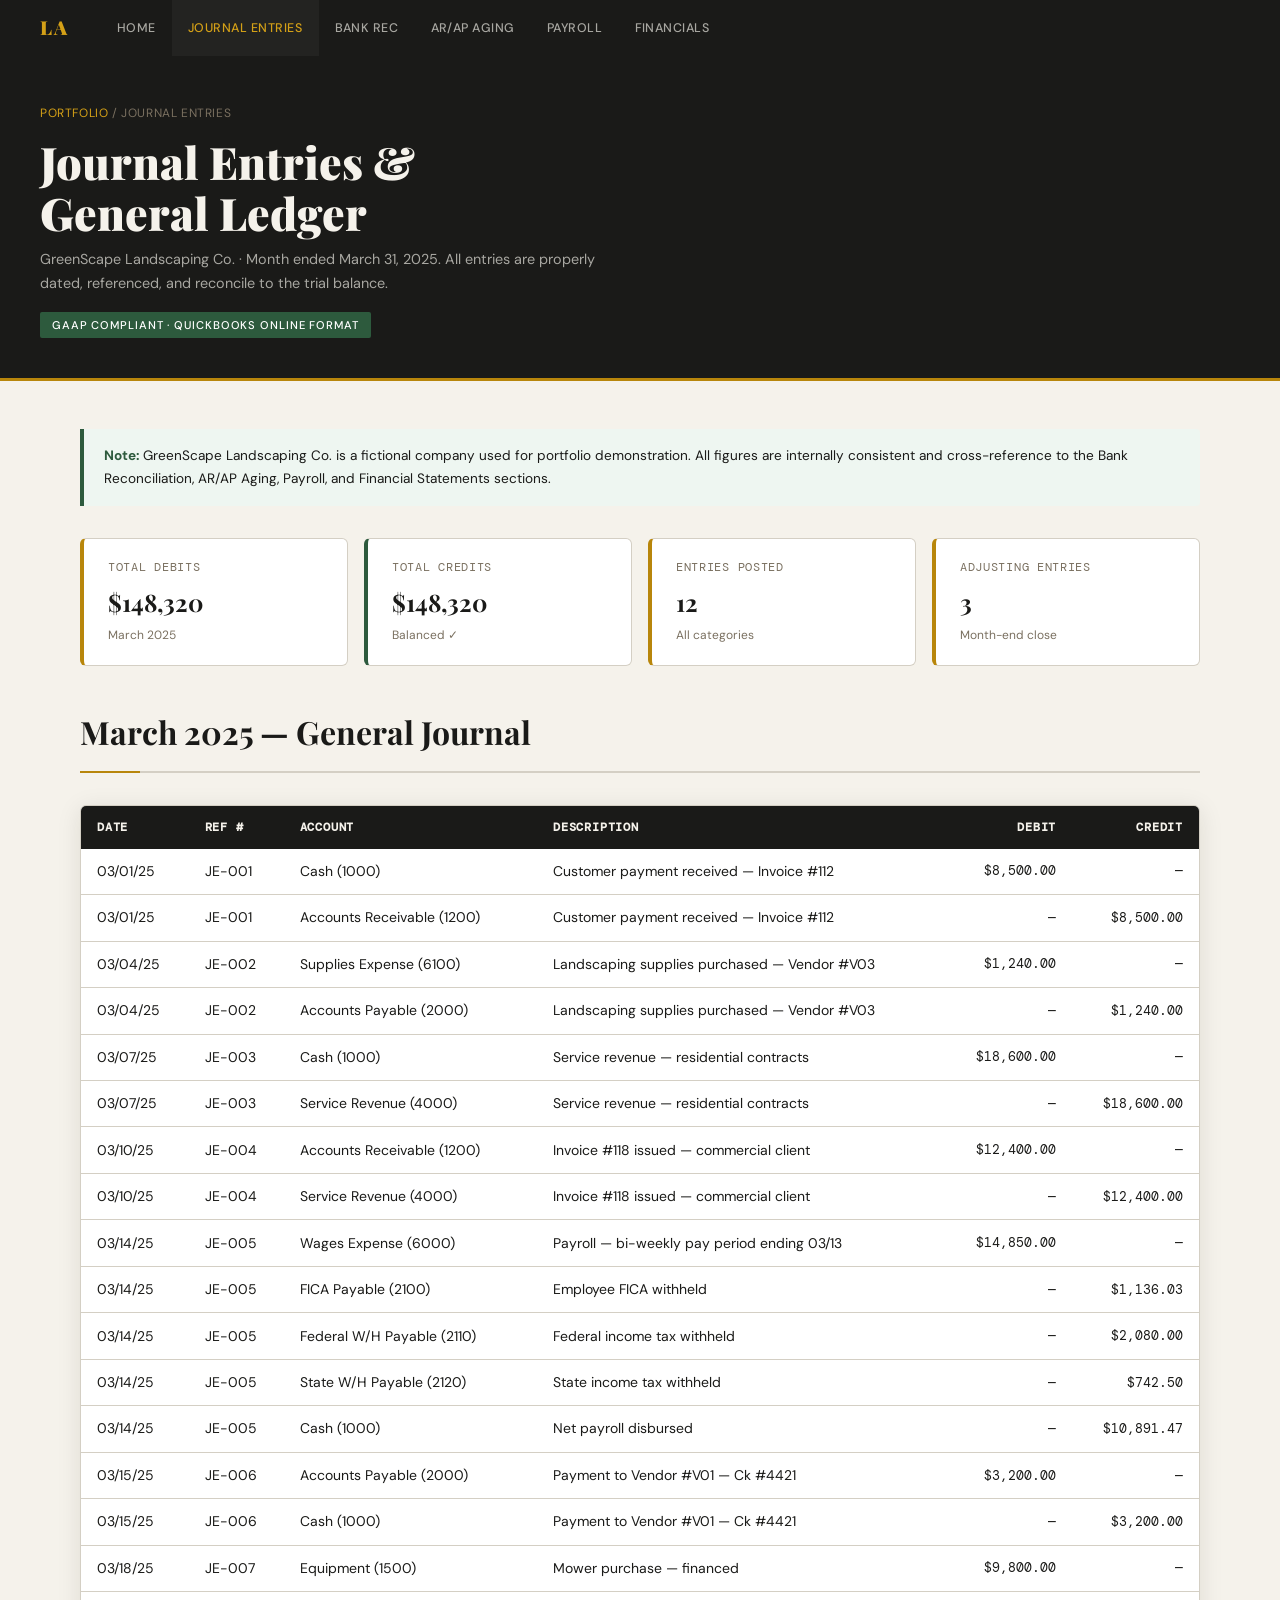
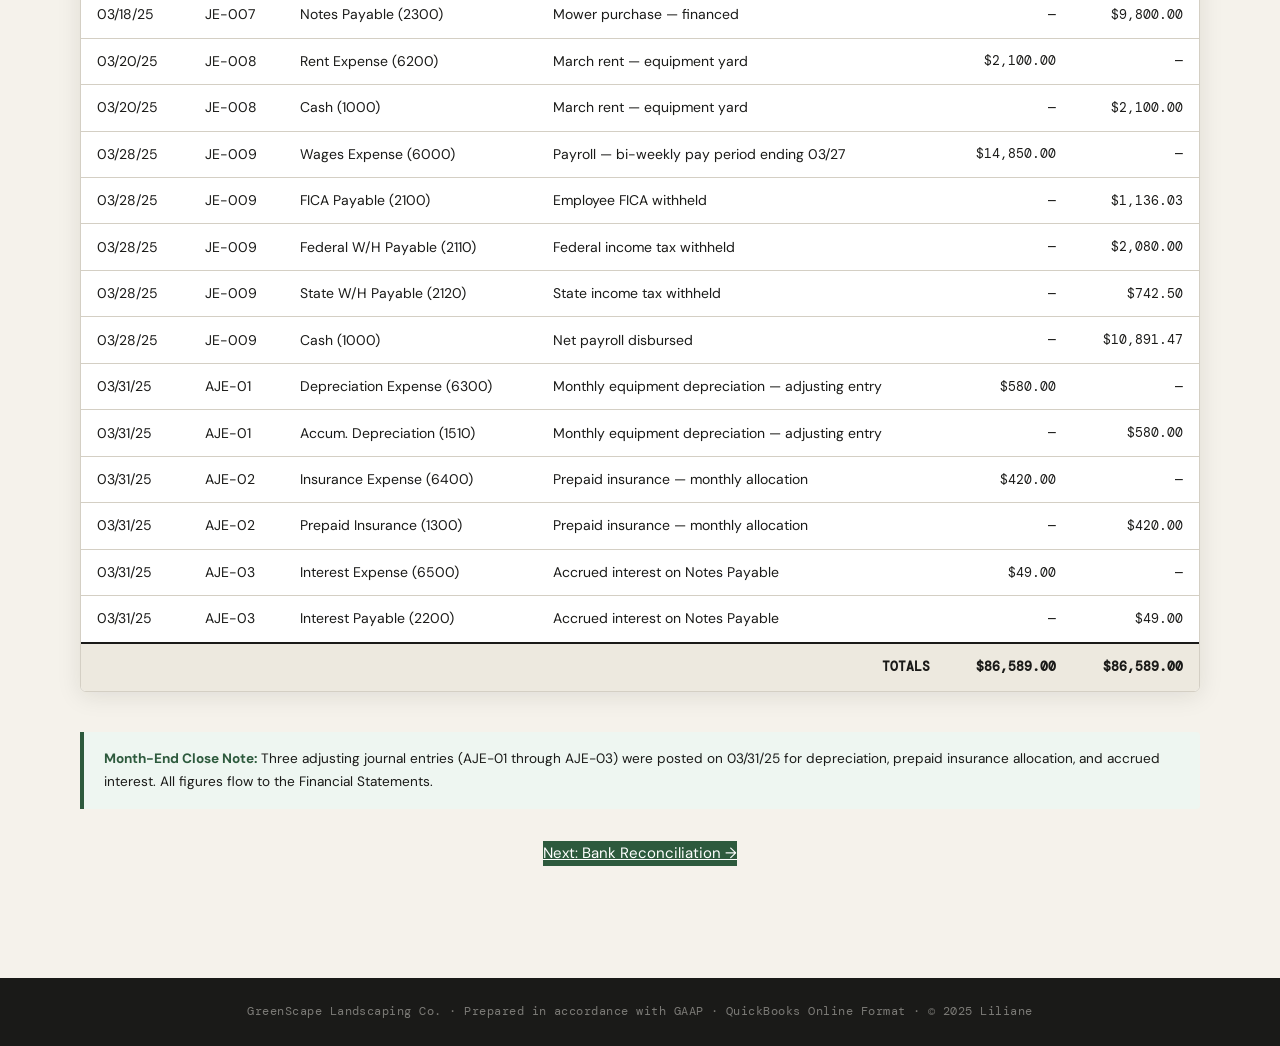
<file: pages/journal-entries.html>
<!DOCTYPE html>
<html lang="en">
<head>
  <meta charset="UTF-8"/>
  <meta name="viewport" content="width=device-width, initial-scale=1.0"/>
  <title>Journal Entries — Liliane Accountant Portfolio</title>
  <link rel="stylesheet" href="../css/global.css"/>
  <link rel="preconnect" href="https://fonts.googleapis.com">
  <link href="https://fonts.googleapis.com/css2?family=Playfair+Display:wght@400;700;900&family=DM+Mono:wght@300;400;500&family=DM+Sans:wght@300;400;500&display=swap" rel="stylesheet">
</head>
<body>
  <nav class="nav">
    <div class="nav-logo">LA</div>
    <ul class="nav-links">
      <li><a href="../index.html">Home</a></li>
      <li><a href="journal-entries.html" class="active">Journal Entries</a></li>
      <li><a href="bank-reconciliation.html">Bank Rec</a></li>
      <li><a href="ar-ap-aging.html">AR/AP Aging</a></li>
      <li><a href="payroll.html">Payroll</a></li>
      <li><a href="financial-statements.html">Financials</a></li>
    </ul>
    <button class="nav-toggle" onclick="toggleNav()">☰</button>
  </nav>

  <div class="page-header">
    <div class="breadcrumb"><a href="../index.html">Portfolio</a> / Journal Entries</div>
    <h1>Journal Entries &<br/>General Ledger</h1>
    <p>GreenScape Landscaping Co. · Month ended March 31, 2025. All entries are properly dated, referenced, and reconcile to the trial balance.</p>
    <span class="gaap-badge">GAAP Compliant · QuickBooks Online Format</span>
  </div>

  <div class="main-content">
    <div class="note-box">
      <strong>Note:</strong> GreenScape Landscaping Co. is a fictional company used for portfolio demonstration. All figures are internally consistent and cross-reference to the Bank Reconciliation, AR/AP Aging, Payroll, and Financial Statements sections.
    </div>

    <div class="summary-row">
      <div class="summary-box"><div class="label">Total Debits</div><div class="value">$148,320</div><div class="sub">March 2025</div></div>
      <div class="summary-box green"><div class="label">Total Credits</div><div class="value">$148,320</div><div class="sub">Balanced ✓</div></div>
      <div class="summary-box"><div class="label">Entries Posted</div><div class="value">12</div><div class="sub">All categories</div></div>
      <div class="summary-box"><div class="label">Adjusting Entries</div><div class="value">3</div><div class="sub">Month-end close</div></div>
    </div>

    <h2 class="section-title">March 2025 — General Journal</h2>
    <div class="table-wrap">
      <table>
        <thead>
          <tr>
            <th>Date</th>
            <th>Ref #</th>
            <th>Account</th>
            <th>Description</th>
            <th class="num">Debit</th>
            <th class="num">Credit</th>
          </tr>
        </thead>
        <tbody>
          <!-- JE-001 -->
          <tr><td>03/01/25</td><td>JE-001</td><td>Cash (1000)</td><td>Customer payment received — Invoice #112</td><td class="num">$8,500.00</td><td class="num">—</td></tr>
          <tr><td>03/01/25</td><td>JE-001</td><td>Accounts Receivable (1200)</td><td>Customer payment received — Invoice #112</td><td class="num">—</td><td class="num">$8,500.00</td></tr>
          <!-- JE-002 -->
          <tr><td>03/04/25</td><td>JE-002</td><td>Supplies Expense (6100)</td><td>Landscaping supplies purchased — Vendor #V03</td><td class="num">$1,240.00</td><td class="num">—</td></tr>
          <tr><td>03/04/25</td><td>JE-002</td><td>Accounts Payable (2000)</td><td>Landscaping supplies purchased — Vendor #V03</td><td class="num">—</td><td class="num">$1,240.00</td></tr>
          <!-- JE-003 -->
          <tr><td>03/07/25</td><td>JE-003</td><td>Cash (1000)</td><td>Service revenue — residential contracts</td><td class="num">$18,600.00</td><td class="num">—</td></tr>
          <tr><td>03/07/25</td><td>JE-003</td><td>Service Revenue (4000)</td><td>Service revenue — residential contracts</td><td class="num">—</td><td class="num">$18,600.00</td></tr>
          <!-- JE-004 -->
          <tr><td>03/10/25</td><td>JE-004</td><td>Accounts Receivable (1200)</td><td>Invoice #118 issued — commercial client</td><td class="num">$12,400.00</td><td class="num">—</td></tr>
          <tr><td>03/10/25</td><td>JE-004</td><td>Service Revenue (4000)</td><td>Invoice #118 issued — commercial client</td><td class="num">—</td><td class="num">$12,400.00</td></tr>
          <!-- JE-005 -->
          <tr><td>03/14/25</td><td>JE-005</td><td>Wages Expense (6000)</td><td>Payroll — bi-weekly pay period ending 03/13</td><td class="num">$14,850.00</td><td class="num">—</td></tr>
          <tr><td>03/14/25</td><td>JE-005</td><td>FICA Payable (2100)</td><td>Employee FICA withheld</td><td class="num">—</td><td class="num">$1,136.03</td></tr>
          <tr><td>03/14/25</td><td>JE-005</td><td>Federal W/H Payable (2110)</td><td>Federal income tax withheld</td><td class="num">—</td><td class="num">$2,080.00</td></tr>
          <tr><td>03/14/25</td><td>JE-005</td><td>State W/H Payable (2120)</td><td>State income tax withheld</td><td class="num">—</td><td class="num">$742.50</td></tr>
          <tr><td>03/14/25</td><td>JE-005</td><td>Cash (1000)</td><td>Net payroll disbursed</td><td class="num">—</td><td class="num">$10,891.47</td></tr>
          <!-- JE-006 -->
          <tr><td>03/15/25</td><td>JE-006</td><td>Accounts Payable (2000)</td><td>Payment to Vendor #V01 — Ck #4421</td><td class="num">$3,200.00</td><td class="num">—</td></tr>
          <tr><td>03/15/25</td><td>JE-006</td><td>Cash (1000)</td><td>Payment to Vendor #V01 — Ck #4421</td><td class="num">—</td><td class="num">$3,200.00</td></tr>
          <!-- JE-007 -->
          <tr><td>03/18/25</td><td>JE-007</td><td>Equipment (1500)</td><td>Mower purchase — financed</td><td class="num">$9,800.00</td><td class="num">—</td></tr>
          <tr><td>03/18/25</td><td>JE-007</td><td>Notes Payable (2300)</td><td>Mower purchase — financed</td><td class="num">—</td><td class="num">$9,800.00</td></tr>
          <!-- JE-008 -->
          <tr><td>03/20/25</td><td>JE-008</td><td>Rent Expense (6200)</td><td>March rent — equipment yard</td><td class="num">$2,100.00</td><td class="num">—</td></tr>
          <tr><td>03/20/25</td><td>JE-008</td><td>Cash (1000)</td><td>March rent — equipment yard</td><td class="num">—</td><td class="num">$2,100.00</td></tr>
          <!-- JE-009 -->
          <tr><td>03/28/25</td><td>JE-009</td><td>Wages Expense (6000)</td><td>Payroll — bi-weekly pay period ending 03/27</td><td class="num">$14,850.00</td><td class="num">—</td></tr>
          <tr><td>03/28/25</td><td>JE-009</td><td>FICA Payable (2100)</td><td>Employee FICA withheld</td><td class="num">—</td><td class="num">$1,136.03</td></tr>
          <tr><td>03/28/25</td><td>JE-009</td><td>Federal W/H Payable (2110)</td><td>Federal income tax withheld</td><td class="num">—</td><td class="num">$2,080.00</td></tr>
          <tr><td>03/28/25</td><td>JE-009</td><td>State W/H Payable (2120)</td><td>State income tax withheld</td><td class="num">—</td><td class="num">$742.50</td></tr>
          <tr><td>03/28/25</td><td>JE-009</td><td>Cash (1000)</td><td>Net payroll disbursed</td><td class="num">—</td><td class="num">$10,891.47</td></tr>
          <!-- ADJUSTING ENTRIES -->
          <tr><td>03/31/25</td><td>AJE-01</td><td>Depreciation Expense (6300)</td><td>Monthly equipment depreciation — adjusting entry</td><td class="num">$580.00</td><td class="num">—</td></tr>
          <tr><td>03/31/25</td><td>AJE-01</td><td>Accum. Depreciation (1510)</td><td>Monthly equipment depreciation — adjusting entry</td><td class="num">—</td><td class="num">$580.00</td></tr>
          <tr><td>03/31/25</td><td>AJE-02</td><td>Insurance Expense (6400)</td><td>Prepaid insurance — monthly allocation</td><td class="num">$420.00</td><td class="num">—</td></tr>
          <tr><td>03/31/25</td><td>AJE-02</td><td>Prepaid Insurance (1300)</td><td>Prepaid insurance — monthly allocation</td><td class="num">—</td><td class="num">$420.00</td></tr>
          <tr><td>03/31/25</td><td>AJE-03</td><td>Interest Expense (6500)</td><td>Accrued interest on Notes Payable</td><td class="num">$49.00</td><td class="num">—</td></tr>
          <tr><td>03/31/25</td><td>AJE-03</td><td>Interest Payable (2200)</td><td>Accrued interest on Notes Payable</td><td class="num">—</td><td class="num">$49.00</td></tr>
        </tbody>
        <tfoot>
          <tr>
            <td colspan="4" class="num"><strong>TOTALS</strong></td>
            <td class="num"><strong>$86,589.00</strong></td>
            <td class="num"><strong>$86,589.00</strong></td>
          </tr>
        </tfoot>
      </table>
    </div>

    <div class="note-box">
      <strong>Month-End Close Note:</strong> Three adjusting journal entries (AJE-01 through AJE-03) were posted on 03/31/25 for depreciation, prepaid insurance allocation, and accrued interest. All figures flow to the Financial Statements.
    </div>

    <div style="text-align:center; margin-top: 2rem;">
      <a href="bank-reconciliation.html" class="btn-primary" style="display:inline-block; background:var(--accent); color:#fff;">Next: Bank Reconciliation →</a>
    </div>
  </div>

  <footer class="footer">
    <p>GreenScape Landscaping Co. · Prepared in accordance with GAAP · QuickBooks Online Format · © 2025 Liliane</p>
  </footer>
  <script src="../js/nav.js"></script>
</body>
</html>
</file>
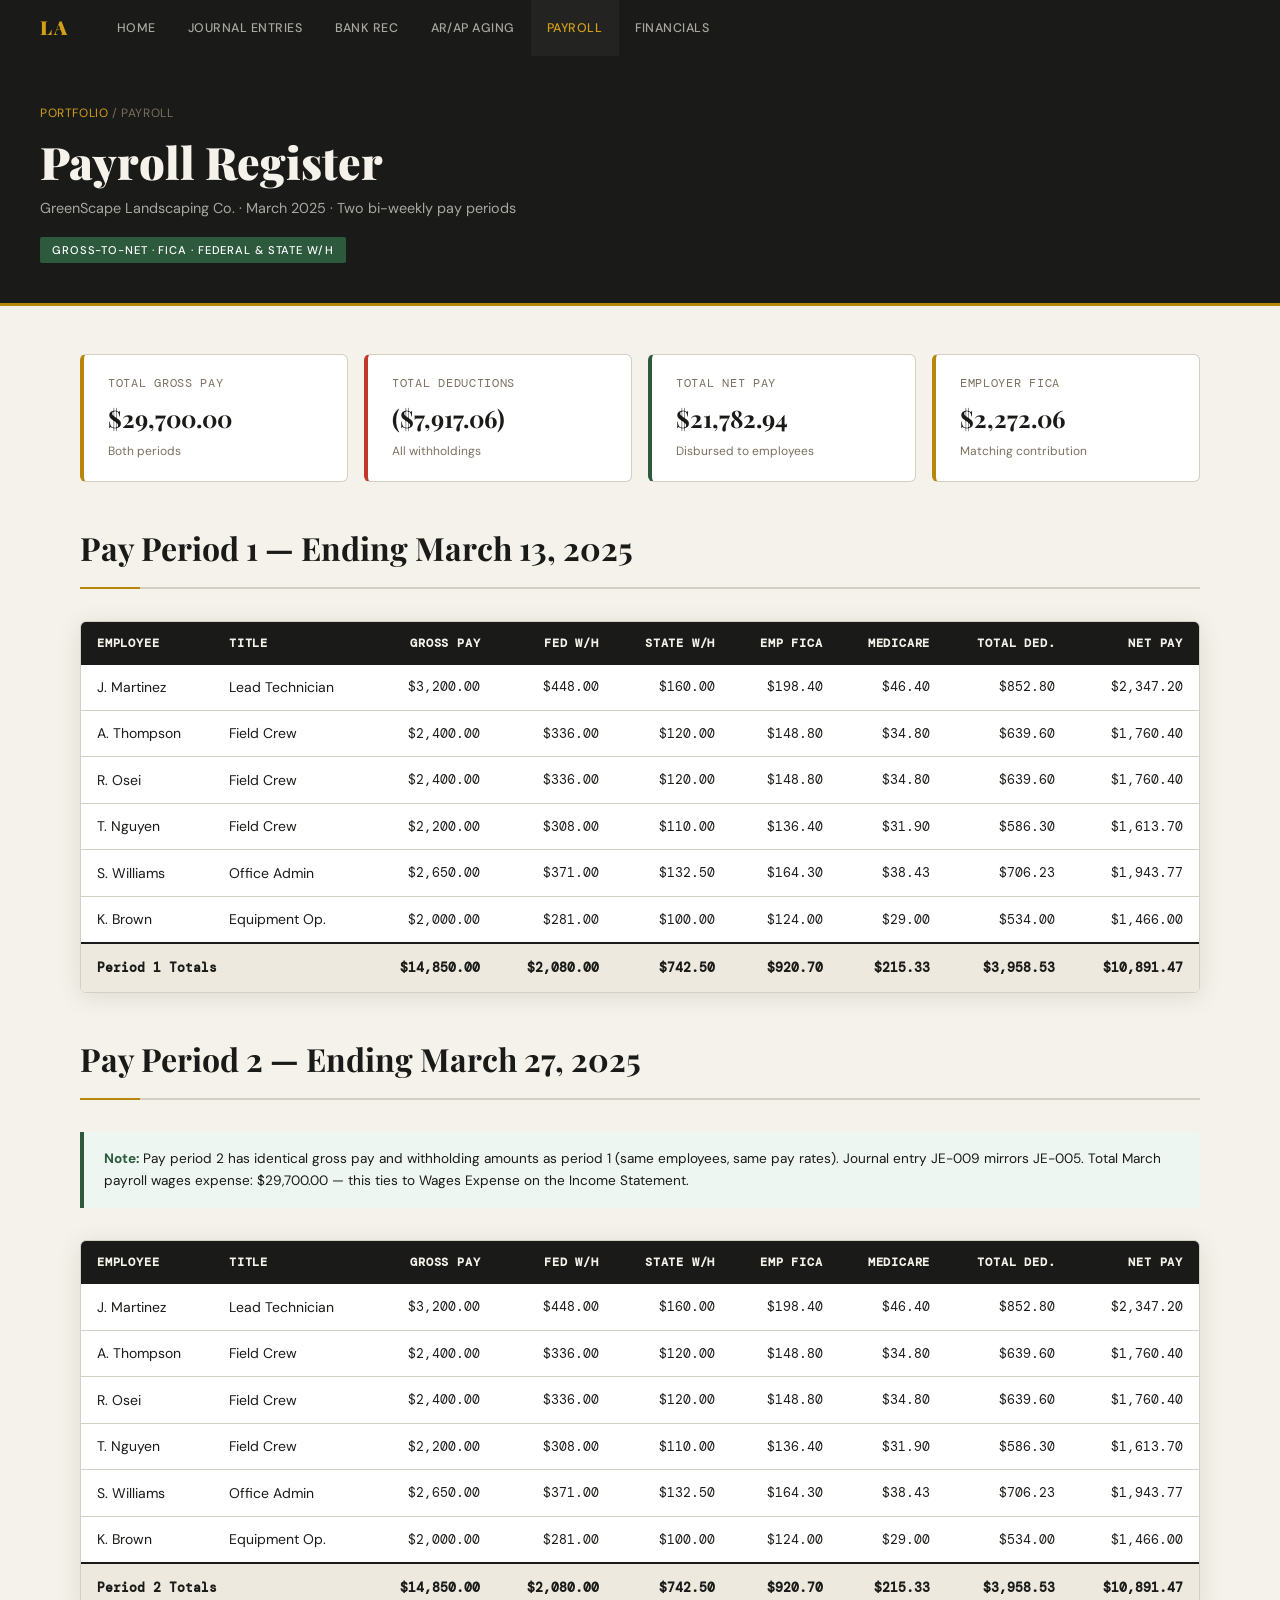
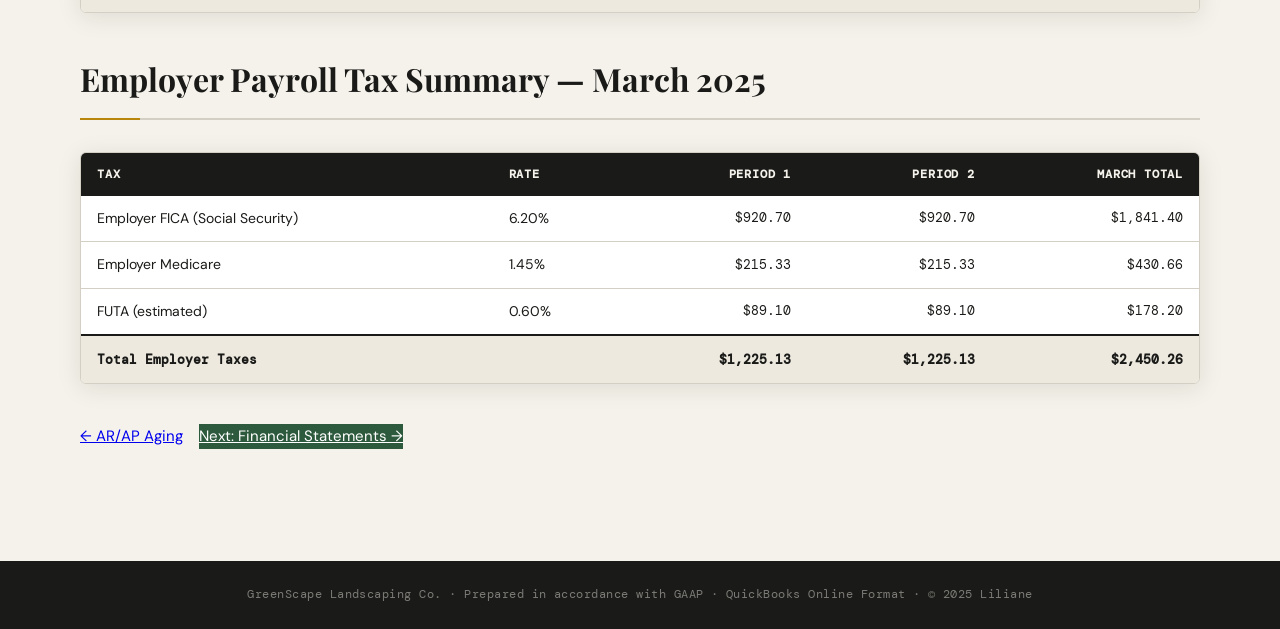
<file: pages/payroll.html>
<!DOCTYPE html>
<html lang="en">
<head>
  <meta charset="UTF-8"/>
  <meta name="viewport" content="width=device-width, initial-scale=1.0"/>
  <title>Payroll — Liliane Accountant Portfolio</title>
  <link rel="stylesheet" href="../css/global.css"/>
  <link rel="preconnect" href="https://fonts.googleapis.com">
  <link href="https://fonts.googleapis.com/css2?family=Playfair+Display:wght@400;700;900&family=DM+Mono:wght@300;400;500&family=DM+Sans:wght@300;400;500&display=swap" rel="stylesheet">
</head>
<body>
  <nav class="nav">
    <div class="nav-logo">LA</div>
    <ul class="nav-links">
      <li><a href="../index.html">Home</a></li>
      <li><a href="journal-entries.html">Journal Entries</a></li>
      <li><a href="bank-reconciliation.html">Bank Rec</a></li>
      <li><a href="ar-ap-aging.html">AR/AP Aging</a></li>
      <li><a href="payroll.html" class="active">Payroll</a></li>
      <li><a href="financial-statements.html">Financials</a></li>
    </ul>
    <button class="nav-toggle" onclick="toggleNav()">☰</button>
  </nav>

  <div class="page-header">
    <div class="breadcrumb"><a href="../index.html">Portfolio</a> / Payroll</div>
    <h1>Payroll Register</h1>
    <p>GreenScape Landscaping Co. · March 2025 · Two bi-weekly pay periods</p>
    <span class="gaap-badge">Gross-to-Net · FICA · Federal & State W/H</span>
  </div>

  <div class="main-content">

    <div class="summary-row">
      <div class="summary-box"><div class="label">Total Gross Pay</div><div class="value">$29,700.00</div><div class="sub">Both periods</div></div>
      <div class="summary-box red"><div class="label">Total Deductions</div><div class="value">($7,917.06)</div><div class="sub">All withholdings</div></div>
      <div class="summary-box green"><div class="label">Total Net Pay</div><div class="value">$21,782.94</div><div class="sub">Disbursed to employees</div></div>
      <div class="summary-box"><div class="label">Employer FICA</div><div class="value">$2,272.06</div><div class="sub">Matching contribution</div></div>
    </div>

    <h2 class="section-title">Pay Period 1 — Ending March 13, 2025</h2>
    <div class="table-wrap">
      <table>
        <thead>
          <tr>
            <th>Employee</th>
            <th>Title</th>
            <th class="num">Gross Pay</th>
            <th class="num">Fed W/H</th>
            <th class="num">State W/H</th>
            <th class="num">Emp FICA</th>
            <th class="num">Medicare</th>
            <th class="num">Total Ded.</th>
            <th class="num">Net Pay</th>
          </tr>
        </thead>
        <tbody>
          <tr>
            <td>J. Martinez</td><td>Lead Technician</td>
            <td class="num">$3,200.00</td><td class="num">$448.00</td><td class="num">$160.00</td>
            <td class="num">$198.40</td><td class="num">$46.40</td><td class="num">$852.80</td><td class="num">$2,347.20</td>
          </tr>
          <tr>
            <td>A. Thompson</td><td>Field Crew</td>
            <td class="num">$2,400.00</td><td class="num">$336.00</td><td class="num">$120.00</td>
            <td class="num">$148.80</td><td class="num">$34.80</td><td class="num">$639.60</td><td class="num">$1,760.40</td>
          </tr>
          <tr>
            <td>R. Osei</td><td>Field Crew</td>
            <td class="num">$2,400.00</td><td class="num">$336.00</td><td class="num">$120.00</td>
            <td class="num">$148.80</td><td class="num">$34.80</td><td class="num">$639.60</td><td class="num">$1,760.40</td>
          </tr>
          <tr>
            <td>T. Nguyen</td><td>Field Crew</td>
            <td class="num">$2,200.00</td><td class="num">$308.00</td><td class="num">$110.00</td>
            <td class="num">$136.40</td><td class="num">$31.90</td><td class="num">$586.30</td><td class="num">$1,613.70</td>
          </tr>
          <tr>
            <td>S. Williams</td><td>Office Admin</td>
            <td class="num">$2,650.00</td><td class="num">$371.00</td><td class="num">$132.50</td>
            <td class="num">$164.30</td><td class="num">$38.43</td><td class="num">$706.23</td><td class="num">$1,943.77</td>
          </tr>
          <tr>
            <td>K. Brown</td><td>Equipment Op.</td>
            <td class="num">$2,000.00</td><td class="num">$281.00</td><td class="num">$100.00</td>
            <td class="num">$124.00</td><td class="num">$29.00</td><td class="num">$534.00</td><td class="num">$1,466.00</td>
          </tr>
        </tbody>
        <tfoot>
          <tr>
            <td colspan="2"><strong>Period 1 Totals</strong></td>
            <td class="num"><strong>$14,850.00</strong></td>
            <td class="num"><strong>$2,080.00</strong></td>
            <td class="num"><strong>$742.50</strong></td>
            <td class="num"><strong>$920.70</strong></td>
            <td class="num"><strong>$215.33</strong></td>
            <td class="num"><strong>$3,958.53</strong></td>
            <td class="num"><strong>$10,891.47</strong></td>
          </tr>
        </tfoot>
      </table>
    </div>

    <h2 class="section-title">Pay Period 2 — Ending March 27, 2025</h2>
    <div class="note-box">
      <strong>Note:</strong> Pay period 2 has identical gross pay and withholding amounts as period 1 (same employees, same pay rates). Journal entry JE-009 mirrors JE-005. Total March payroll wages expense: $29,700.00 — this ties to Wages Expense on the Income Statement.
    </div>
    <div class="table-wrap">
      <table>
        <thead>
          <tr>
            <th>Employee</th>
            <th>Title</th>
            <th class="num">Gross Pay</th>
            <th class="num">Fed W/H</th>
            <th class="num">State W/H</th>
            <th class="num">Emp FICA</th>
            <th class="num">Medicare</th>
            <th class="num">Total Ded.</th>
            <th class="num">Net Pay</th>
          </tr>
        </thead>
        <tbody>
          <tr><td>J. Martinez</td><td>Lead Technician</td><td class="num">$3,200.00</td><td class="num">$448.00</td><td class="num">$160.00</td><td class="num">$198.40</td><td class="num">$46.40</td><td class="num">$852.80</td><td class="num">$2,347.20</td></tr>
          <tr><td>A. Thompson</td><td>Field Crew</td><td class="num">$2,400.00</td><td class="num">$336.00</td><td class="num">$120.00</td><td class="num">$148.80</td><td class="num">$34.80</td><td class="num">$639.60</td><td class="num">$1,760.40</td></tr>
          <tr><td>R. Osei</td><td>Field Crew</td><td class="num">$2,400.00</td><td class="num">$336.00</td><td class="num">$120.00</td><td class="num">$148.80</td><td class="num">$34.80</td><td class="num">$639.60</td><td class="num">$1,760.40</td></tr>
          <tr><td>T. Nguyen</td><td>Field Crew</td><td class="num">$2,200.00</td><td class="num">$308.00</td><td class="num">$110.00</td><td class="num">$136.40</td><td class="num">$31.90</td><td class="num">$586.30</td><td class="num">$1,613.70</td></tr>
          <tr><td>S. Williams</td><td>Office Admin</td><td class="num">$2,650.00</td><td class="num">$371.00</td><td class="num">$132.50</td><td class="num">$164.30</td><td class="num">$38.43</td><td class="num">$706.23</td><td class="num">$1,943.77</td></tr>
          <tr><td>K. Brown</td><td>Equipment Op.</td><td class="num">$2,000.00</td><td class="num">$281.00</td><td class="num">$100.00</td><td class="num">$124.00</td><td class="num">$29.00</td><td class="num">$534.00</td><td class="num">$1,466.00</td></tr>
        </tbody>
        <tfoot>
          <tr>
            <td colspan="2"><strong>Period 2 Totals</strong></td>
            <td class="num"><strong>$14,850.00</strong></td>
            <td class="num"><strong>$2,080.00</strong></td>
            <td class="num"><strong>$742.50</strong></td>
            <td class="num"><strong>$920.70</strong></td>
            <td class="num"><strong>$215.33</strong></td>
            <td class="num"><strong>$3,958.53</strong></td>
            <td class="num"><strong>$10,891.47</strong></td>
          </tr>
        </tfoot>
      </table>
    </div>

    <h2 class="section-title">Employer Payroll Tax Summary — March 2025</h2>
    <div class="table-wrap">
      <table>
        <thead>
          <tr><th>Tax</th><th>Rate</th><th class="num">Period 1</th><th class="num">Period 2</th><th class="num">March Total</th></tr>
        </thead>
        <tbody>
          <tr><td>Employer FICA (Social Security)</td><td>6.20%</td><td class="num">$920.70</td><td class="num">$920.70</td><td class="num">$1,841.40</td></tr>
          <tr><td>Employer Medicare</td><td>1.45%</td><td class="num">$215.33</td><td class="num">$215.33</td><td class="num">$430.66</td></tr>
          <tr><td>FUTA (estimated)</td><td>0.60%</td><td class="num">$89.10</td><td class="num">$89.10</td><td class="num">$178.20</td></tr>
        </tbody>
        <tfoot>
          <tr><td colspan="2"><strong>Total Employer Taxes</strong></td><td class="num"><strong>$1,225.13</strong></td><td class="num"><strong>$1,225.13</strong></td><td class="num"><strong>$2,450.26</strong></td></tr>
        </tfoot>
      </table>
    </div>

    <div style="display:flex; gap:1rem; flex-wrap:wrap; margin-top:2rem;">
      <a href="ar-ap-aging.html" class="btn-outline" style="display:inline-block;">← AR/AP Aging</a>
      <a href="financial-statements.html" class="btn-primary" style="display:inline-block; background:var(--accent); color:#fff;">Next: Financial Statements →</a>
    </div>
  </div>

  <footer class="footer">
    <p>GreenScape Landscaping Co. · Prepared in accordance with GAAP · QuickBooks Online Format · © 2025 Liliane</p>
  </footer>
  <script src="../js/nav.js"></script>
</body>
</html>
</file>
<file: css/global.css>
:root {
  --ink: #1a1a18;
  --paper: #f5f2eb;
  --cream: #ede9df;
  --accent: #2d5a3d;
  --accent-light: #4a8c61;
  --gold: #b8860b;
  --gold-light: #d4a017;
  --muted: #7a7060;
  --border: #d4cfc4;
  --white: #ffffff;
  --shadow: 0 4px 24px rgba(26,26,24,0.10);
  --shadow-lg: 0 12px 48px rgba(26,26,24,0.16);

  --font-display: 'Playfair Display', Georgia, serif;
  --font-body: 'DM Sans', sans-serif;
  --font-mono: 'DM Mono', monospace;
}

*, *::before, *::after { box-sizing: border-box; margin: 0; padding: 0; }

html { scroll-behavior: smooth; }

body {
  background: var(--paper);
  color: var(--ink);
  font-family: var(--font-body);
  font-size: 15px;
  line-height: 1.65;
  min-height: 100vh;
}

/* NAV */
.nav {
  position: sticky;
  top: 0;
  z-index: 100;
  background: var(--ink);
  display: flex;
  align-items: center;
  gap: 2rem;
  padding: 0 2.5rem;
  height: 56px;
}
.nav-logo {
  font-family: var(--font-display);
  font-weight: 900;
  font-size: 1.2rem;
  color: var(--gold-light);
  letter-spacing: 2px;
  flex-shrink: 0;
}
.nav-links {
  display: flex;
  list-style: none;
  gap: 0;
  flex: 1;
  flex-wrap: nowrap;
  overflow-x: auto;
  scrollbar-width: none;
}
.nav-links::-webkit-scrollbar { display: none; }
.nav-links li a {
  display: block;
  padding: 0 1rem;
  height: 56px;
  line-height: 56px;
  color: rgba(245,242,235,0.65);
  text-decoration: none;
  font-size: 0.78rem;
  letter-spacing: 0.04em;
  text-transform: uppercase;
  font-weight: 500;
  transition: color 0.2s, background 0.2s;
  white-space: nowrap;
}
.nav-links li a:hover,
.nav-links li a.active {
  color: var(--gold-light);
  background: rgba(255,255,255,0.04);
}
.nav-toggle {
  display: none;
  background: none;
  border: none;
  color: var(--paper);
  font-size: 1.3rem;
  cursor: pointer;
  margin-left: auto;
}

/* PAGE HEADER (inner pages) */
.page-header {
  background: var(--ink);
  padding: 3rem 2.5rem 2.5rem;
  border-bottom: 3px solid var(--gold);
}
.page-header .breadcrumb {
  font-size: 0.75rem;
  color: var(--muted);
  letter-spacing: 0.05em;
  text-transform: uppercase;
  margin-bottom: 0.75rem;
}
.page-header .breadcrumb a {
  color: var(--gold-light);
  text-decoration: none;
}
.page-header h1 {
  font-family: var(--font-display);
  font-size: clamp(1.8rem, 4vw, 2.8rem);
  font-weight: 900;
  color: var(--paper);
  line-height: 1.15;
}
.page-header p {
  color: rgba(245,242,235,0.65);
  margin-top: 0.6rem;
  font-size: 0.9rem;
  max-width: 600px;
}
.page-header .gaap-badge {
  display: inline-block;
  margin-top: 1rem;
  background: var(--accent);
  color: #fff;
  font-size: 0.7rem;
  letter-spacing: 0.08em;
  text-transform: uppercase;
  padding: 0.25rem 0.75rem;
  border-radius: 2px;
  font-weight: 500;
}

/* SECTION TITLE */
.section-title {
  font-family: var(--font-display);
  font-size: clamp(1.4rem, 3vw, 2rem);
  font-weight: 700;
  color: var(--ink);
  margin-bottom: 2rem;
  padding-bottom: 0.75rem;
  border-bottom: 2px solid var(--border);
  position: relative;
}
.section-title::after {
  content: '';
  position: absolute;
  bottom: -2px;
  left: 0;
  width: 60px;
  height: 2px;
  background: var(--gold);
}

/* TABLES */
.table-wrap {
  overflow-x: auto;
  border-radius: 6px;
  border: 1px solid var(--border);
  box-shadow: var(--shadow);
  margin-bottom: 2.5rem;
  background: var(--white);
}
table {
  width: 100%;
  border-collapse: collapse;
  font-size: 0.875rem;
}
thead th {
  background: var(--ink);
  color: var(--paper);
  font-family: var(--font-mono);
  font-size: 0.72rem;
  letter-spacing: 0.07em;
  text-transform: uppercase;
  padding: 0.75rem 1rem;
  text-align: left;
  white-space: nowrap;
}
thead th.num { text-align: right; }
tbody tr { border-bottom: 1px solid var(--border); }
tbody tr:last-child { border-bottom: none; }
tbody tr:hover { background: var(--cream); }
tbody td {
  padding: 0.7rem 1rem;
  color: var(--ink);
  vertical-align: middle;
}
tbody td.num {
  text-align: right;
  font-family: var(--font-mono);
  font-size: 0.83rem;
}
tfoot td {
  background: var(--cream);
  font-weight: 700;
  font-family: var(--font-mono);
  font-size: 0.83rem;
  padding: 0.8rem 1rem;
  border-top: 2px solid var(--ink);
}
tfoot td.num { text-align: right; }
.subtotal-row td {
  background: #f0ede5;
  font-weight: 600;
  border-top: 1px solid var(--border);
}

/* STATUS BADGES */
.badge {
  display: inline-block;
  padding: 0.18rem 0.55rem;
  border-radius: 3px;
  font-size: 0.7rem;
  font-weight: 600;
  letter-spacing: 0.04em;
  text-transform: uppercase;
}
.badge-green { background: #d4edda; color: #1a5c2e; }
.badge-yellow { background: #fff3cd; color: #7a5a00; }
.badge-red { background: #fde8e8; color: #7a1a1a; }
.badge-blue { background: #d4e8f5; color: #1a3a5c; }
.badge-gray { background: #e8e5df; color: #4a4640; }

/* CARDS */
.card {
  background: var(--white);
  border: 1px solid var(--border);
  border-radius: 6px;
  padding: 1.5rem;
  box-shadow: var(--shadow);
}

/* SUMMARY BOXES */
.summary-row {
  display: grid;
  grid-template-columns: repeat(auto-fit, minmax(180px, 1fr));
  gap: 1rem;
  margin-bottom: 2.5rem;
}
.summary-box {
  background: var(--white);
  border: 1px solid var(--border);
  border-radius: 6px;
  padding: 1.2rem 1.5rem;
  border-left: 4px solid var(--gold);
}
.summary-box.green { border-left-color: var(--accent); }
.summary-box.red { border-left-color: #c0392b; }
.summary-box .label {
  font-size: 0.72rem;
  text-transform: uppercase;
  letter-spacing: 0.06em;
  color: var(--muted);
  font-family: var(--font-mono);
  margin-bottom: 0.35rem;
}
.summary-box .value {
  font-family: var(--font-display);
  font-size: 1.5rem;
  font-weight: 700;
  color: var(--ink);
}
.summary-box .sub {
  font-size: 0.75rem;
  color: var(--muted);
  margin-top: 0.2rem;
}

/* MAIN CONTENT AREA */
.main-content {
  max-width: 1200px;
  margin: 0 auto;
  padding: 3rem 2.5rem;
}

/* NOTE BOXES */
.note-box {
  background: #eef6f1;
  border-left: 4px solid var(--accent);
  padding: 1rem 1.25rem;
  border-radius: 0 4px 4px 0;
  margin-bottom: 2rem;
  font-size: 0.85rem;
  color: var(--ink);
}
.note-box strong { color: var(--accent); }

/* FOOTER */
.footer {
  background: var(--ink);
  color: rgba(245,242,235,0.45);
  text-align: center;
  padding: 1.5rem;
  font-size: 0.75rem;
  letter-spacing: 0.04em;
  font-family: var(--font-mono);
  margin-top: 4rem;
}

/* RESPONSIVE */
@media (max-width: 768px) {
  .nav-links { display: none; }
  .nav-toggle { display: block; }
  .nav-links.open {
    display: flex;
    flex-direction: column;
    position: absolute;
    top: 56px;
    left: 0; right: 0;
    background: var(--ink);
    padding: 0.5rem 0 1rem;
    z-index: 200;
  }
  .nav-links.open li a { height: auto; line-height: 2.5; padding: 0 1.5rem; }
  .main-content { padding: 2rem 1.25rem; }
  .page-header { padding: 2rem 1.25rem; }
}
</file>
<file: css/home.css>
/* HERO */
.hero {
  background: var(--ink);
  position: relative;
  overflow: hidden;
  padding: 5rem 2.5rem 4rem;
  border-bottom: 3px solid var(--gold);
}
.hero-bg-text {
  position: absolute;
  top: 50%;
  left: 50%;
  transform: translate(-50%, -50%);
  font-family: var(--font-display);
  font-size: clamp(5rem, 18vw, 14rem);
  font-weight: 900;
  color: rgba(255,255,255,0.03);
  white-space: nowrap;
  pointer-events: none;
  user-select: none;
  letter-spacing: -0.02em;
}
.hero-content {
  position: relative;
  max-width: 700px;
}
.hero-tag {
  display: inline-block;
  background: var(--accent);
  color: #fff;
  font-size: 0.72rem;
  letter-spacing: 0.1em;
  text-transform: uppercase;
  padding: 0.3rem 0.8rem;
  border-radius: 2px;
  margin-bottom: 1.5rem;
  font-family: var(--font-mono);
  font-weight: 500;
}
.hero-name {
  font-family: var(--font-display);
  font-size: clamp(3rem, 8vw, 6rem);
  font-weight: 900;
  color: var(--paper);
  line-height: 1.0;
  margin-bottom: 1.5rem;
}
.hero-name em {
  color: var(--gold-light);
  font-style: italic;
}
.hero-sub {
  color: rgba(245,242,235,0.65);
  font-size: 1rem;
  max-width: 540px;
  margin-bottom: 2.5rem;
  line-height: 1.7;
}
.hero-cta { display: flex; gap: 1rem; flex-wrap: wrap; }
.btn-primary {
  background: var(--gold);
  color: var(--ink);
  padding: 0.75rem 1.75rem;
  border-radius: 3px;
  font-weight: 700;
  font-size: 0.85rem;
  letter-spacing: 0.03em;
  text-decoration: none;
  transition: background 0.2s, transform 0.15s;
  display: inline-block;
}
.btn-primary:hover { background: var(--gold-light); transform: translateY(-1px); }
.btn-outline {
  background: transparent;
  border: 1.5px solid rgba(245,242,235,0.3);
  color: var(--paper);
  padding: 0.75rem 1.75rem;
  border-radius: 3px;
  font-weight: 500;
  font-size: 0.85rem;
  text-decoration: none;
  transition: border-color 0.2s, transform 0.15s;
  display: inline-block;
}
.btn-outline:hover { border-color: var(--gold-light); color: var(--gold-light); transform: translateY(-1px); }

.hero-stats {
  display: flex;
  gap: 3rem;
  margin-top: 3.5rem;
  padding-top: 2rem;
  border-top: 1px solid rgba(255,255,255,0.08);
}
.stat { display: flex; flex-direction: column; }
.stat-num {
  font-family: var(--font-display);
  font-size: 2rem;
  font-weight: 900;
  color: var(--gold-light);
  line-height: 1;
}
.stat-label {
  font-size: 0.72rem;
  text-transform: uppercase;
  letter-spacing: 0.07em;
  color: rgba(245,242,235,0.4);
  margin-top: 0.3rem;
  font-family: var(--font-mono);
}

/* SKILLS SECTION */
.skills-section {
  max-width: 1200px;
  margin: 0 auto;
  padding: 4rem 2.5rem;
}
.skills-grid {
  display: grid;
  grid-template-columns: repeat(auto-fit, minmax(280px, 1fr));
  gap: 1.25rem;
}
.skill-card {
  background: var(--white);
  border: 1px solid var(--border);
  border-radius: 6px;
  padding: 1.75rem;
  cursor: pointer;
  transition: transform 0.2s, box-shadow 0.2s, border-color 0.2s;
  position: relative;
  overflow: hidden;
}
.skill-card::before {
  content: '';
  position: absolute;
  top: 0; left: 0; right: 0;
  height: 3px;
  background: var(--gold);
  transform: scaleX(0);
  transition: transform 0.25s;
  transform-origin: left;
}
.skill-card:hover { transform: translateY(-3px); box-shadow: var(--shadow-lg); border-color: var(--gold); }
.skill-card:hover::before { transform: scaleX(1); }
.skill-card.highlight-card { background: var(--cream); cursor: default; }
.skill-card.highlight-card:hover { transform: none; box-shadow: var(--shadow); }
.skill-icon { font-size: 1.8rem; margin-bottom: 1rem; }
.skill-card h3 {
  font-family: var(--font-display);
  font-size: 1.1rem;
  font-weight: 700;
  margin-bottom: 0.5rem;
  color: var(--ink);
}
.skill-card p {
  font-size: 0.85rem;
  color: var(--muted);
  line-height: 1.6;
  margin-bottom: 1rem;
}
.skill-link {
  font-size: 0.78rem;
  font-weight: 700;
  color: var(--accent);
  letter-spacing: 0.03em;
  font-family: var(--font-mono);
}
.skill-tag {
  display: inline-block;
  background: var(--accent);
  color: #fff;
  font-size: 0.68rem;
  padding: 0.2rem 0.6rem;
  border-radius: 2px;
  letter-spacing: 0.04em;
  text-transform: uppercase;
  font-weight: 500;
}

/* TOOLS SECTION */
.tools-section {
  background: var(--ink);
  padding: 4rem 2.5rem;
}
.tools-section .section-title { color: var(--paper); border-bottom-color: rgba(255,255,255,0.1); }
.tools-section .section-title::after { background: var(--gold); }
.tools-row {
  max-width: 700px;
  display: flex;
  flex-direction: column;
  gap: 1rem;
}
.tool { display: flex; align-items: center; gap: 1.25rem; }
.tool span {
  width: 220px;
  flex-shrink: 0;
  font-size: 0.85rem;
  color: rgba(245,242,235,0.75);
  font-family: var(--font-mono);
}
.tool-bar {
  flex: 1;
  height: 6px;
  background: rgba(255,255,255,0.1);
  border-radius: 3px;
  overflow: hidden;
}
.tool-fill {
  height: 100%;
  background: linear-gradient(90deg, var(--accent-light), var(--gold));
  border-radius: 3px;
  animation: fillBar 1.2s ease-out both;
}
@keyframes fillBar {
  from { width: 0 !important; }
}

@media (max-width: 768px) {
  .hero { padding: 3rem 1.25rem; }
  .hero-stats { gap: 1.5rem; flex-wrap: wrap; }
  .skills-section, .tools-section { padding: 3rem 1.25rem; }
  .tool span { width: 160px; font-size: 0.78rem; }
}
</file>
